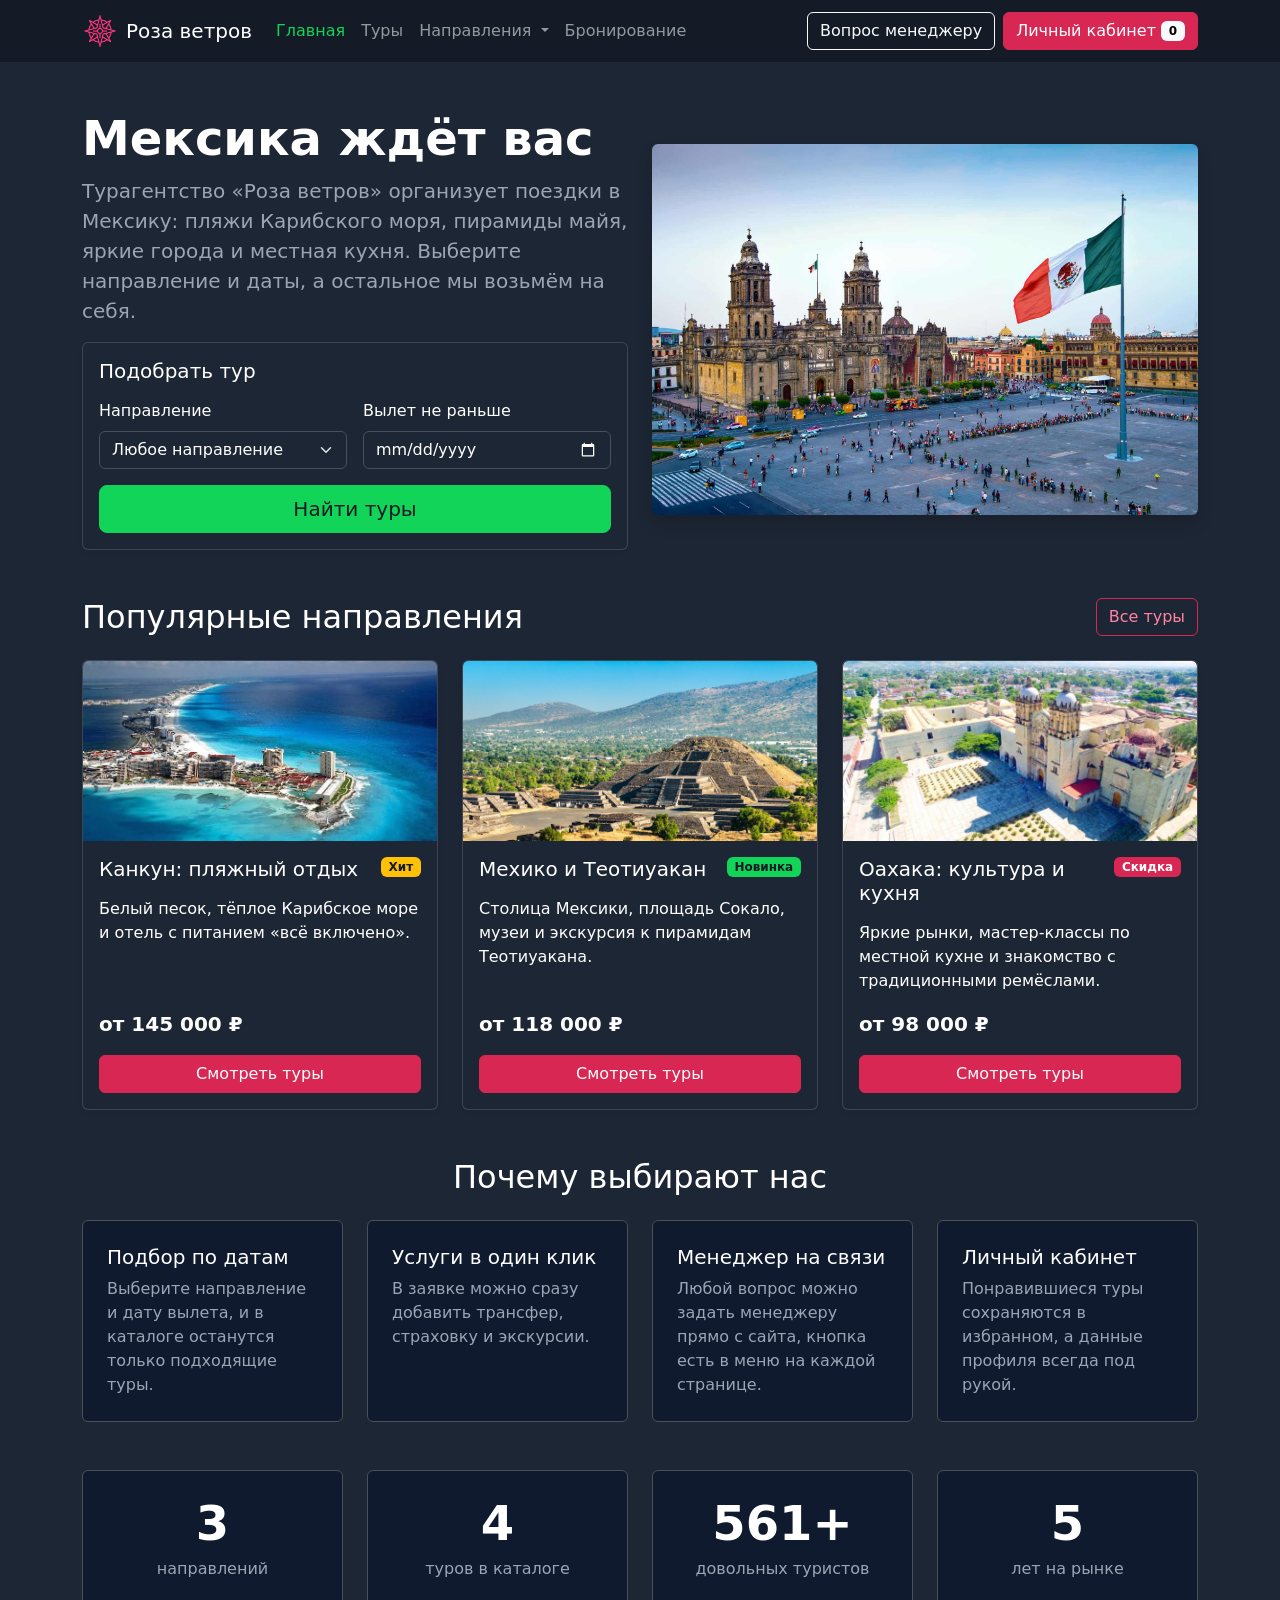
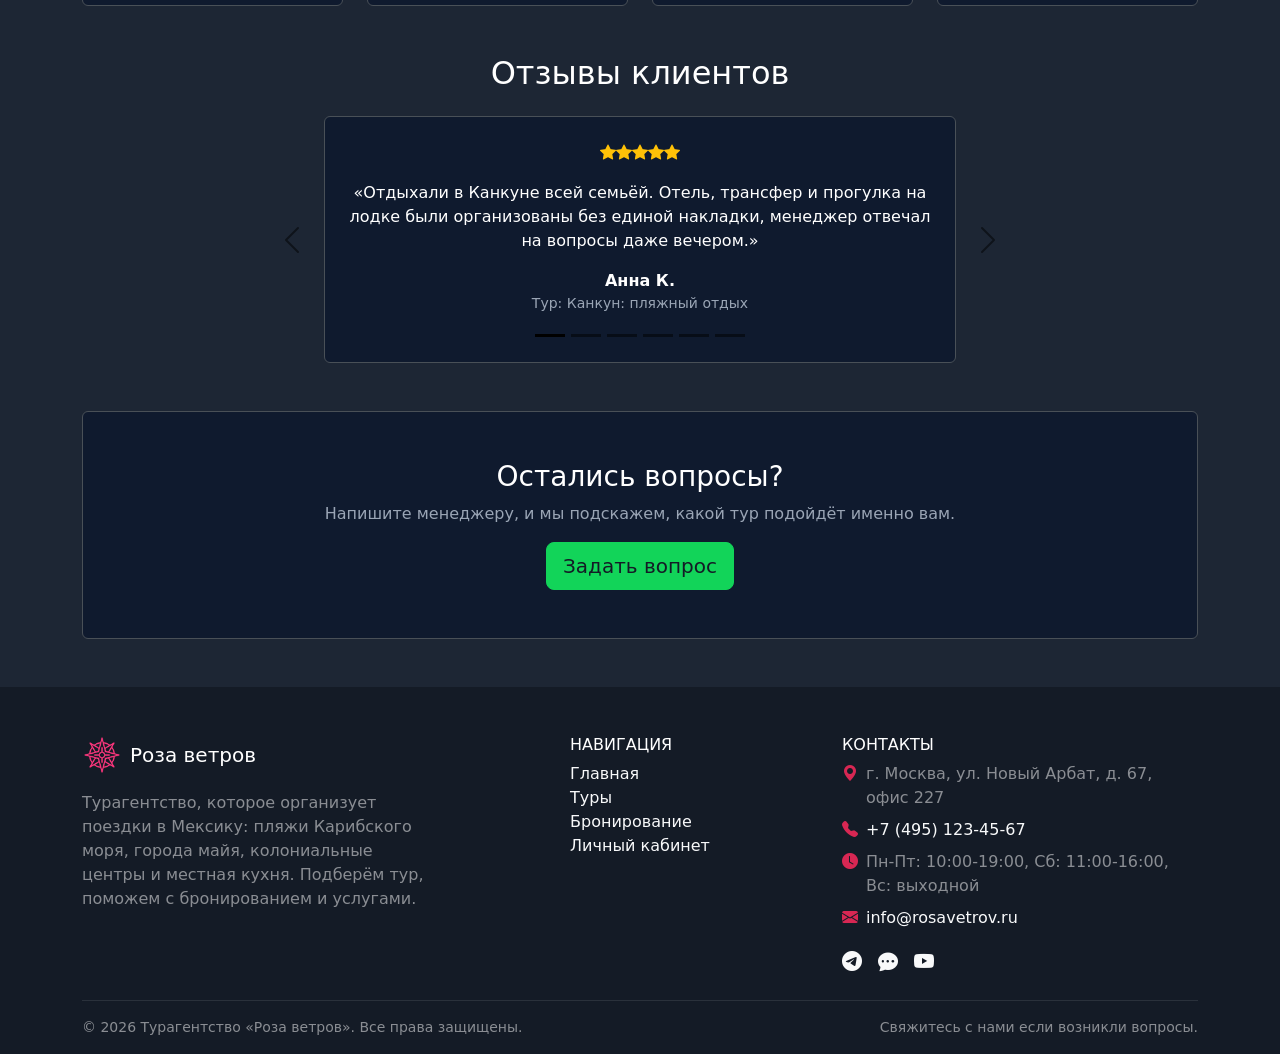
<file: index.html>
<!DOCTYPE html>
<html lang="ru" data-bs-theme="dark">

<head>
  <meta charset="UTF-8">
  <meta name="viewport" content="width=device-width, initial-scale=1.0">
  <meta name="description" content="Турагентство «Роза ветров»: туры в Мексику с подбором по направлению и датам">
  <title>Главная | Роза ветров</title>
  <link rel="icon" type="image/png" href="images/logo.png">
  <link href="https://cdn.jsdelivr.net/npm/bootstrap@5.3.3/dist/css/bootstrap.min.css" rel="stylesheet">
  <link href="https://cdn.jsdelivr.net/npm/bootstrap-icons@1.11.3/font/bootstrap-icons.min.css" rel="stylesheet">
  <link rel="stylesheet" href="css/custom.css">
  <script src="js/main.js" defer></script>
  <meta property="og:type" content="website">
  <meta property="og:title" content="Главная | Роза ветров">
  <meta property="og:description" content="Турагентство «Роза ветров»: туры в Мексику с подбором по направлению и датам">
  <meta property="og:image" content="https://detrax656.github.io/kr2-bootstrap-shop/images/preview.jpg">
</head>

<body>
  <nav class="navbar navbar-expand-lg navbar-dark bg-dark sticky-top">
    <div class="container">
      <a class="navbar-brand d-flex align-items-center gap-2" href="index.html">
        <img src="images/logo.png" alt="Логотип агентства «Роза ветров»" width="36" height="36" class="rounded-circle">
        <span>Роза ветров</span>
      </a>

      <button class="navbar-toggler" type="button" data-bs-toggle="collapse" data-bs-target="#main-navbar"
        aria-controls="main-navbar" aria-expanded="false" aria-label="Переключить навигацию">
        <span class="navbar-toggler-icon"></span>
      </button>

      <div class="collapse navbar-collapse" id="main-navbar">
        <ul class="navbar-nav me-auto mb-2 mb-lg-0">
          <li class="nav-item">
            <a class="nav-link active" aria-current="page" href="index.html">Главная</a>
          </li>
          <li class="nav-item">
            <a class="nav-link" href="tours.html">Туры</a>
          </li>
          <li class="nav-item dropdown">
            <a class="nav-link dropdown-toggle" href="#" role="button" data-bs-toggle="dropdown"
              aria-expanded="false">
              Направления
            </a>
            <ul class="dropdown-menu">
              <li><a class="dropdown-item" href="tours.html?dest=cancun">Канкун</a></li>
              <li><a class="dropdown-item" href="tours.html?dest=mexico-city">Мехико</a></li>
              <li><a class="dropdown-item" href="tours.html?dest=oaxaca">Оахака</a></li>
              <li><a class="dropdown-item" href="tours.html?dest=tulum">Тулум</a></li>
              <li><a class="dropdown-item" href="tours.html?dest=yucatan">Юкатан</a></li>
              <li><a class="dropdown-item" href="tours.html?dest=chiapas">Чьяпас</a></li>
              <li><a class="dropdown-item" href="tours.html?dest=guadalajara">Гвадалахара</a></li>
              <li>
                <hr class="dropdown-divider">
              </li>
              <li><a class="dropdown-item" href="tours.html">Все туры</a></li>
            </ul>
          </li>
          <li class="nav-item">
            <a class="nav-link" href="booking.html">Бронирование</a>
          </li>
        </ul>

        <div class="d-flex flex-column flex-lg-row gap-2">
          <button class="btn btn-outline-light" type="button" data-bs-toggle="modal"
            data-bs-target="#manager-modal" data-bs-title="Ответим в рабочее время" data-bs-placement="bottom">
            Вопрос менеджеру
          </button>
          <a class="btn btn-primary" href="account.html" data-bs-title="Избранные туры и мои заявки" data-bs-placement="bottom">
            Личный кабинет
            <span class="badge text-bg-light" id="favorites-count" data-bs-title="Туров в избранном">0</span>
          </a>
        </div>
      </div>
    </div>
  </nav>

  <main>
    <section class="hero container my-5">
      <div class="row align-items-center g-4">
        <div class="col-12 col-lg-6 hero__content">
          <h1 class="display-5 fw-bold">Мексика ждёт вас</h1>
          <p class="lead text-body-secondary">
            Турагентство «Роза ветров» организует поездки в Мексику: пляжи Карибского моря, пирамиды майя,
            яркие города и местная кухня. Выберите направление и даты, а остальное мы возьмём на себя.
          </p>

          <div class="card shadow-sm">
            <div class="card-body">
              <h2 class="h5 mb-3">Подобрать тур</h2>
              <form action="tours.html" method="get">
                <div class="row g-3">
                  <div class="col-12 col-md-6">
                    <label for="hero-dest" class="form-label">Направление</label>
                    <select id="hero-dest" name="dest" class="form-select">
                      <option value="">Любое направление</option>
              <option value="cancun">Канкун</option>
              <option value="mexico-city">Мехико</option>
              <option value="oaxaca">Оахака</option>
              <option value="tulum">Тулум и Ривьера-Майя</option>
              <option value="yucatan">Юкатан</option>
              <option value="chiapas">Чьяпас</option>
              <option value="guadalajara">Гвадалахара</option>
                    </select>
                  </div>

                  <div class="col-12 col-md-6">
                    <label for="hero-date" class="form-label">Вылет не раньше</label>
                    <input id="hero-date" name="date" type="date" class="form-control">
                  </div>

                  <div class="col-12">
                    <button class="btn btn-accent btn-lg w-100" type="submit">Найти туры</button>
                  </div>
                </div>
              </form>
            </div>
          </div>
        </div>

        <div class="col-12 col-lg-6">
          <img src="images/mainpage-hero.jpg" class="img-fluid rounded shadow hero__image"
            alt="Фото Мексики">
        </div>
      </div>
    </section>

    <section class="container my-5" id="popular">
      <div class="d-flex justify-content-between align-items-center mb-4">
        <h2 class="mb-0">Популярные направления</h2>
        <a class="btn btn-outline-primary" href="tours.html" data-bs-title="Весь каталог туров">Все туры</a>
      </div>

      <div class="row g-4">
        <div class="col-12 col-md-6 col-lg-4">
          <div class="card h-100 shadow-sm">
            <img src="images/cancun.jpg" class="card-img-top" alt="Фото тура: Канкун: пляжный отдых">
            <div class="card-body d-flex flex-column">
              <div class="d-flex justify-content-between align-items-start gap-2 mb-2">
                <h3 class="card-title h5">Канкун: пляжный отдых</h3>
                <span class="badge bg-warning text-dark">Хит</span>
              </div>
              <p class="card-text">Белый песок, тёплое Карибское море и отель с питанием «всё включено».</p>
              <p class="fw-bold fs-5 mt-auto">от 145&nbsp;000 ₽</p>
              <a class="btn btn-primary" data-bs-title="Открыть туры по этому направлению" href="tours.html?dest=cancun">Смотреть туры</a>
            </div>
          </div>
        </div>
        <div class="col-12 col-md-6 col-lg-4">
          <div class="card h-100 shadow-sm">
            <img src="images/teotiucan-mexiko.jpg" class="card-img-top" alt="Фото тура: Мехико и Теотиуакан">
            <div class="card-body d-flex flex-column">
              <div class="d-flex justify-content-between align-items-start gap-2 mb-2">
                <h3 class="card-title h5">Мехико и Теотиуакан</h3>
                <span class="badge bg-success">Новинка</span>
              </div>
              <p class="card-text">Столица Мексики, площадь Сокало, музеи и экскурсия к пирамидам Теотиуакана.</p>
              <p class="fw-bold fs-5 mt-auto">от 118&nbsp;000 ₽</p>
              <a class="btn btn-primary" data-bs-title="Открыть туры по этому направлению" href="tours.html?dest=mexico-city">Смотреть туры</a>
            </div>
          </div>
        </div>
        <div class="col-12 col-md-6 col-lg-4">
          <div class="card h-100 shadow-sm">
            <img src="images/oahaka.jpg" class="card-img-top" alt="Фото тура: Оахака: культура и кухня">
            <div class="card-body d-flex flex-column">
              <div class="d-flex justify-content-between align-items-start gap-2 mb-2">
                <h3 class="card-title h5">Оахака: культура и кухня</h3>
                <span class="badge bg-danger">Скидка</span>
              </div>
              <p class="card-text">Яркие рынки, мастер-классы по местной кухне и знакомство с традиционными ремёслами.</p>
              <p class="fw-bold fs-5 mt-auto">от 98&nbsp;000 ₽</p>
              <a class="btn btn-primary" data-bs-title="Открыть туры по этому направлению" href="tours.html?dest=oaxaca">Смотреть туры</a>
            </div>
          </div>
        </div>
      </div>
    </section>

    <section class="container my-5">
      <h2 class="text-center mb-4">Почему выбирают нас</h2>

      <div class="row g-4">
        <div class="col-12 col-md-6 col-lg-3">
          <div class="p-4 border rounded h-100 section-dark">
            <h3 class="h5">Подбор по датам</h3>
            <p class="mb-0 text-body-secondary">
              Выберите направление и дату вылета, и в каталоге останутся только подходящие туры.
            </p>
          </div>
        </div>

        <div class="col-12 col-md-6 col-lg-3">
          <div class="p-4 border rounded h-100 section-dark">
            <h3 class="h5">Услуги в один клик</h3>
            <p class="mb-0 text-body-secondary">
              В заявке можно сразу добавить трансфер, страховку и экскурсии.
            </p>
          </div>
        </div>

        <div class="col-12 col-md-6 col-lg-3">
          <div class="p-4 border rounded h-100 section-dark">
            <h3 class="h5">Менеджер на связи</h3>
            <p class="mb-0 text-body-secondary">
              Любой вопрос можно задать менеджеру прямо с сайта, кнопка есть в меню на каждой странице.
            </p>
          </div>
        </div>

        <div class="col-12 col-md-6 col-lg-3">
          <div class="p-4 border rounded h-100 section-dark">
            <h3 class="h5">Личный кабинет</h3>
            <p class="mb-0 text-body-secondary">
              Понравившиеся туры сохраняются в избранном, а данные профиля всегда под рукой.
            </p>
          </div>
        </div>
      </div>
    </section>

    <section class="container my-5" id="stats">
      <div class="row g-4 text-center">
        <div class="col-6 col-lg-3">
          <div class="p-4 border rounded h-100 section-dark">
            <p class="display-5 fw-bold mb-1"><span class="counter" data-target="7">7</span></p>
            <p class="mb-0 text-body-secondary">направлений</p>
          </div>
        </div>
        <div class="col-6 col-lg-3">
          <div class="p-4 border rounded h-100 section-dark">
            <p class="display-5 fw-bold mb-1"><span class="counter" data-target="9">9</span></p>
            <p class="mb-0 text-body-secondary">туров в каталоге</p>
          </div>
        </div>
        <div class="col-6 col-lg-3">
          <div class="p-4 border rounded h-100 section-dark">
            <p class="display-5 fw-bold mb-1"><span class="counter" data-target="1200">1200</span>+</p>
            <p class="mb-0 text-body-secondary">довольных туристов</p>
          </div>
        </div>
        <div class="col-6 col-lg-3">
          <div class="p-4 border rounded h-100 section-dark">
            <p class="display-5 fw-bold mb-1"><span class="counter" data-target="10">10</span></p>
            <p class="mb-0 text-body-secondary">лет на рынке</p>
          </div>
        </div>
      </div>
    </section>

    <section class="container my-5" id="reviews">
      <h2 class="text-center mb-4">Отзывы клиентов</h2>

      <div id="reviews-carousel" class="carousel slide reviews col-12 col-lg-8 mx-auto" data-bs-ride="carousel" data-bs-interval="6000" aria-label="Отзывы клиентов">
        <div class="carousel-indicators">
          <button type="button" data-bs-target="#reviews-carousel" data-bs-slide-to="0" class="active" aria-current="true" aria-label="Отзыв 1"></button>
          <button type="button" data-bs-target="#reviews-carousel" data-bs-slide-to="1" aria-label="Отзыв 2"></button>
          <button type="button" data-bs-target="#reviews-carousel" data-bs-slide-to="2" aria-label="Отзыв 3"></button>
          <button type="button" data-bs-target="#reviews-carousel" data-bs-slide-to="3" aria-label="Отзыв 4"></button>
          <button type="button" data-bs-target="#reviews-carousel" data-bs-slide-to="4" aria-label="Отзыв 5"></button>
          <button type="button" data-bs-target="#reviews-carousel" data-bs-slide-to="5" aria-label="Отзыв 6"></button>
        </div>

        <div class="carousel-inner">
        <div class="carousel-item active">
          <figure class="reviews__item p-4 pb-5 border rounded section-dark text-center mb-0">
            <div class="text-warning mb-3" role="img" aria-label="Оценка: 5 из 5"><i class="bi bi-star-fill" aria-hidden="true"></i><i class="bi bi-star-fill" aria-hidden="true"></i><i class="bi bi-star-fill" aria-hidden="true"></i><i class="bi bi-star-fill" aria-hidden="true"></i><i class="bi bi-star-fill" aria-hidden="true"></i></div>
            <blockquote class="mb-3">
              <p class="mb-0">«Отдыхали в Канкуне всей семьёй. Отель, трансфер и прогулка на лодке были организованы без единой накладки, менеджер отвечал на вопросы даже вечером.»</p>
            </blockquote>
            <figcaption>
              <span class="fw-bold">Анна К.</span>
              <span class="d-block small text-body-secondary">Тур: Канкун: пляжный отдых</span>
            </figcaption>
          </figure>
        </div>
        <div class="carousel-item">
          <figure class="reviews__item p-4 pb-5 border rounded section-dark text-center mb-0">
            <div class="text-warning mb-3" role="img" aria-label="Оценка: 5 из 5"><i class="bi bi-star-fill" aria-hidden="true"></i><i class="bi bi-star-fill" aria-hidden="true"></i><i class="bi bi-star-fill" aria-hidden="true"></i><i class="bi bi-star-fill" aria-hidden="true"></i><i class="bi bi-star-fill" aria-hidden="true"></i></div>
            <blockquote class="mb-3">
              <p class="mb-0">«Очень насыщенная программа. Экскурсия к пирамидам Теотиуакана стала лучшим днём поездки, а гид рассказывал интересно и без спешки.»</p>
            </blockquote>
            <figcaption>
              <span class="fw-bold">Дмитрий С.</span>
              <span class="d-block small text-body-secondary">Тур: Мехико и Теотиуакан</span>
            </figcaption>
          </figure>
        </div>
        <div class="carousel-item">
          <figure class="reviews__item p-4 pb-5 border rounded section-dark text-center mb-0">
            <div class="text-warning mb-3" role="img" aria-label="Оценка: 5 из 5"><i class="bi bi-star-fill" aria-hidden="true"></i><i class="bi bi-star-fill" aria-hidden="true"></i><i class="bi bi-star-fill" aria-hidden="true"></i><i class="bi bi-star-fill" aria-hidden="true"></i><i class="bi bi-star-fill" aria-hidden="true"></i></div>
            <blockquote class="mb-3">
              <p class="mb-0">«Мастер-класс по национальной кухне и местный рынок запомнились больше всего. Спасибо агентству за подбор такого необычного маршрута.»</p>
            </blockquote>
            <figcaption>
              <span class="fw-bold">Елена М.</span>
              <span class="d-block small text-body-secondary">Тур: Оахака: культура и кухня</span>
            </figcaption>
          </figure>
        </div>
        <div class="carousel-item">
          <figure class="reviews__item p-4 pb-5 border rounded section-dark text-center mb-0">
            <div class="text-warning mb-3" role="img" aria-label="Оценка: 4 из 5"><i class="bi bi-star-fill" aria-hidden="true"></i><i class="bi bi-star-fill" aria-hidden="true"></i><i class="bi bi-star-fill" aria-hidden="true"></i><i class="bi bi-star-fill" aria-hidden="true"></i><i class="bi bi-star" aria-hidden="true"></i></div>
            <blockquote class="mb-3">
              <p class="mb-0">«Руины Тулума у самого моря и купание в сеноте, это стоило поездки. Единственное пожелание: хотелось бы чуть больше свободного времени.»</p>
            </blockquote>
            <figcaption>
              <span class="fw-bold">Игорь П.</span>
              <span class="d-block small text-body-secondary">Тур: Тулум и Ривьера-Майя</span>
            </figcaption>
          </figure>
        </div>
        <div class="carousel-item">
          <figure class="reviews__item p-4 pb-5 border rounded section-dark text-center mb-0">
            <div class="text-warning mb-3" role="img" aria-label="Оценка: 5 из 5"><i class="bi bi-star-fill" aria-hidden="true"></i><i class="bi bi-star-fill" aria-hidden="true"></i><i class="bi bi-star-fill" aria-hidden="true"></i><i class="bi bi-star-fill" aria-hidden="true"></i><i class="bi bi-star-fill" aria-hidden="true"></i></div>
            <blockquote class="mb-3">
              <p class="mb-0">«Увидели пирамиду Кукулькана своими глазами. Все переезды были удобными, а при оформлении заявки сразу добавили страховку и экскурсии.»</p>
            </blockquote>
            <figcaption>
              <span class="fw-bold">Мария Л.</span>
              <span class="d-block small text-body-secondary">Тур: Юкатан: Мерида и Чичен-Ица</span>
            </figcaption>
          </figure>
        </div>
        <div class="carousel-item">
          <figure class="reviews__item p-4 pb-5 border rounded section-dark text-center mb-0">
            <div class="text-warning mb-3" role="img" aria-label="Оценка: 5 из 5"><i class="bi bi-star-fill" aria-hidden="true"></i><i class="bi bi-star-fill" aria-hidden="true"></i><i class="bi bi-star-fill" aria-hidden="true"></i><i class="bi bi-star-fill" aria-hidden="true"></i><i class="bi bi-star-fill" aria-hidden="true"></i></div>
            <blockquote class="mb-3">
              <p class="mb-0">«Каньон Сумидеро и горный Сан-Кристобаль впечатлили. Для любителей природы и спокойных прогулок этот тур подходит идеально.»</p>
            </blockquote>
            <figcaption>
              <span class="fw-bold">Сергей В.</span>
              <span class="d-block small text-body-secondary">Тур: Чьяпас: джунгли и каньон</span>
            </figcaption>
          </figure>
        </div>
        </div>

        <button class="carousel-control-prev" type="button" data-bs-target="#reviews-carousel" data-bs-slide="prev">
          <span class="carousel-control-prev-icon" aria-hidden="true"></span>
          <span class="visually-hidden">Предыдущий отзыв</span>
        </button>
        <button class="carousel-control-next" type="button" data-bs-target="#reviews-carousel" data-bs-slide="next">
          <span class="carousel-control-next-icon" aria-hidden="true"></span>
          <span class="visually-hidden">Следующий отзыв</span>
        </button>
      </div>
    </section>

    <section class="container my-5">
      <div class="p-4 p-md-5 border rounded text-center section-dark">
        <h2 class="h3">Остались вопросы?</h2>
        <p class="text-body-secondary">
          Напишите менеджеру, и мы подскажем, какой тур подойдёт именно вам.
        </p>
        <button class="btn btn-accent btn-lg" type="button" data-bs-toggle="modal"
          data-bs-target="#manager-modal" data-bs-title="Откроется форма вопроса">
          Задать вопрос
        </button>
      </div>
    </section>
  </main>

  <footer class="bg-dark text-white pt-5 pb-3 mt-5">
    <div class="container">
      <div class="row g-4">
        <div class="col-12 col-md-6 col-lg-4">
          <a class="d-flex align-items-center gap-2 text-white text-decoration-none mb-3" href="index.html">
            <img src="images/logo.png" alt="Логотип агентства «Роза ветров»" width="40" height="40"
              class="rounded-circle">
            <span class="h5 mb-0">Роза ветров</span>
          </a>
          <p class="text-white-50">
            Турагентство, которое организует поездки в Мексику: пляжи Карибского моря, города майя,
            колониальные центры и местная кухня. Подберём тур, поможем с бронированием и услугами.
          </p>
        </div>

        <div class="col-12 col-md-6 col-lg-4 d-md-flex justify-content-md-center">
          <div>
          <h2 class="h6 text-uppercase">Навигация</h2>
          <ul class="list-unstyled mb-0">
            <li><a class="link-light link-underline-opacity-0" href="index.html">Главная</a></li>
            <li><a class="link-light link-underline-opacity-0" href="tours.html">Туры</a></li>
            <li><a class="link-light link-underline-opacity-0" href="booking.html">Бронирование</a></li>
            <li><a class="link-light link-underline-opacity-0" href="account.html">Личный кабинет</a></li>
          </ul>
          </div>
        </div>

        <div class="col-12 col-md-6 col-lg-4">
          <h2 class="h6 text-uppercase">Контакты</h2>
          <address class="mb-0 text-white-50">
            <ul class="list-unstyled mb-3">
              <li class="d-flex gap-2 mb-2"><i class="bi bi-geo-alt-fill icon-primary" aria-hidden="true"></i><span>г. Москва, ул. Новый Арбат, д. 67, офис 227</span></li>
              <li class="d-flex gap-2 mb-2"><i class="bi bi-telephone-fill icon-primary" aria-hidden="true"></i><a class="link-light link-underline-opacity-0" href="tel:+74951234567">+7 (495) 123-45-67</a></li>
              <li class="d-flex gap-2 mb-2"><i class="bi bi-clock-fill icon-primary" aria-hidden="true"></i><span>Пн-Пт: 10:00-19:00, Сб: 11:00-16:00, Вс: выходной</span></li>
              <li class="d-flex gap-2"><i class="bi bi-envelope-fill icon-primary" aria-hidden="true"></i><a class="link-light link-underline-opacity-0" href="mailto:info@rosavetrov.ru">info@rosavetrov.ru</a></li>
            </ul>
            <div class="d-flex gap-3 fs-5">
              <a class="link-light link-underline-opacity-0" href="#" aria-label="Telegram" data-bs-title="Telegram"><i class="bi bi-telegram"></i></a>
              <a class="link-light link-underline-opacity-0" href="#" aria-label="ВКонтакте" data-bs-title="ВКонтакте"><i class="bi bi-chat-dots-fill"></i></a>
              <a class="link-light link-underline-opacity-0" href="#" aria-label="YouTube" data-bs-title="YouTube"><i class="bi bi-youtube"></i></a>
            </div>
          </address>
        </div>
      </div>

      <hr class="border-secondary mt-4">

      <div class="d-flex flex-column flex-md-row justify-content-between gap-2 small text-white-50">
        <span>&copy; 2026 Турагентство «Роза ветров». Все права защищены.</span>
        <span>Свяжитесь с нами если возникли вопросы.</span>
      </div>
    </div>
  </footer>

  <!-- Модальное окно «Вопрос менеджеру», общее для всех страниц -->
  <div class="modal fade" id="manager-modal" tabindex="-1" aria-labelledby="manager-modal-label" aria-hidden="true">
    <div class="modal-dialog modal-dialog-centered">
      <div class="modal-content">
        <div class="modal-header">
          <h2 class="modal-title h5" id="manager-modal-label">Вопрос менеджеру</h2>
          <button type="button" class="btn-close" data-bs-dismiss="modal" aria-label="Закрыть"></button>
        </div>

        <form id="manager-form" class="js-form" data-success="manager-success" novalidate>
          <div class="modal-body">
            <div class="alert alert-success d-none" role="alert" id="manager-success">
              Спасибо! Вопрос отправлен, менеджер ответит вам на e-mail.
            </div>

            <p class="text-body-secondary">
              Напишите, что хотите уточнить, и менеджер ответит в рабочее время.
            </p>

            <div class="mb-3">
              <label for="manager-name" class="form-label">Имя *</label>
              <input id="manager-name" name="name" type="text" class="form-control" placeholder="Иван Иванов" required>
              <div class="invalid-feedback">Введите имя.</div>
            </div>

            <div class="mb-3">
              <label for="manager-contact" class="form-label">E-mail *</label>
              <input id="manager-contact" name="email" type="email" class="form-control" placeholder="example@mail.ru"
                pattern="[^@ ]+@[^@ ]+[.][^@ ]+" required>
              <div class="invalid-feedback">Введите e-mail в формате example@mail.ru.</div>
            </div>

            <div class="mb-3">
              <label for="manager-question" class="form-label">Ваш вопрос *</label>
              <textarea id="manager-question" name="question" class="form-control" rows="4"
                placeholder="Например, можно ли поменять даты вылета?" required></textarea>
              <div class="invalid-feedback">Напишите вопрос.</div>
            </div>

            <div class="form-check">
              <input id="manager-agree" name="agree" class="form-check-input" type="checkbox" required>
              <label class="form-check-label" for="manager-agree">
                Согласен на обработку данных *
              </label>
              <div class="invalid-feedback">Нужно ваше согласие.</div>
            </div>
          </div>

          <div class="modal-footer">
            <button type="button" class="btn btn-secondary" data-bs-dismiss="modal">Закрыть</button>
            <button type="submit" class="btn btn-primary">Отправить</button>
          </div>
        </form>

      </div>
    </div>
  </div>

  <a class="to-top" href="#" aria-label="Наверх" data-bs-title="Наверх" data-bs-placement="left"><svg class="to-top__icon" viewBox="0 0 24 24" width="24" height="24" fill="currentColor" aria-hidden="true"><path d="M11 2h2v2h-2zM9 4h6v2H9zM7 6h10v3H7zM5 9h14v3H5zM3 12h18v3H3zM1 15h22v3H1zM1 18h22v2H1z" transform="translate(0 1)"/></svg></a>

  <script src="https://cdn.jsdelivr.net/npm/bootstrap@5.3.3/dist/js/bootstrap.bundle.min.js"></script>
</body>

</html>
</file>
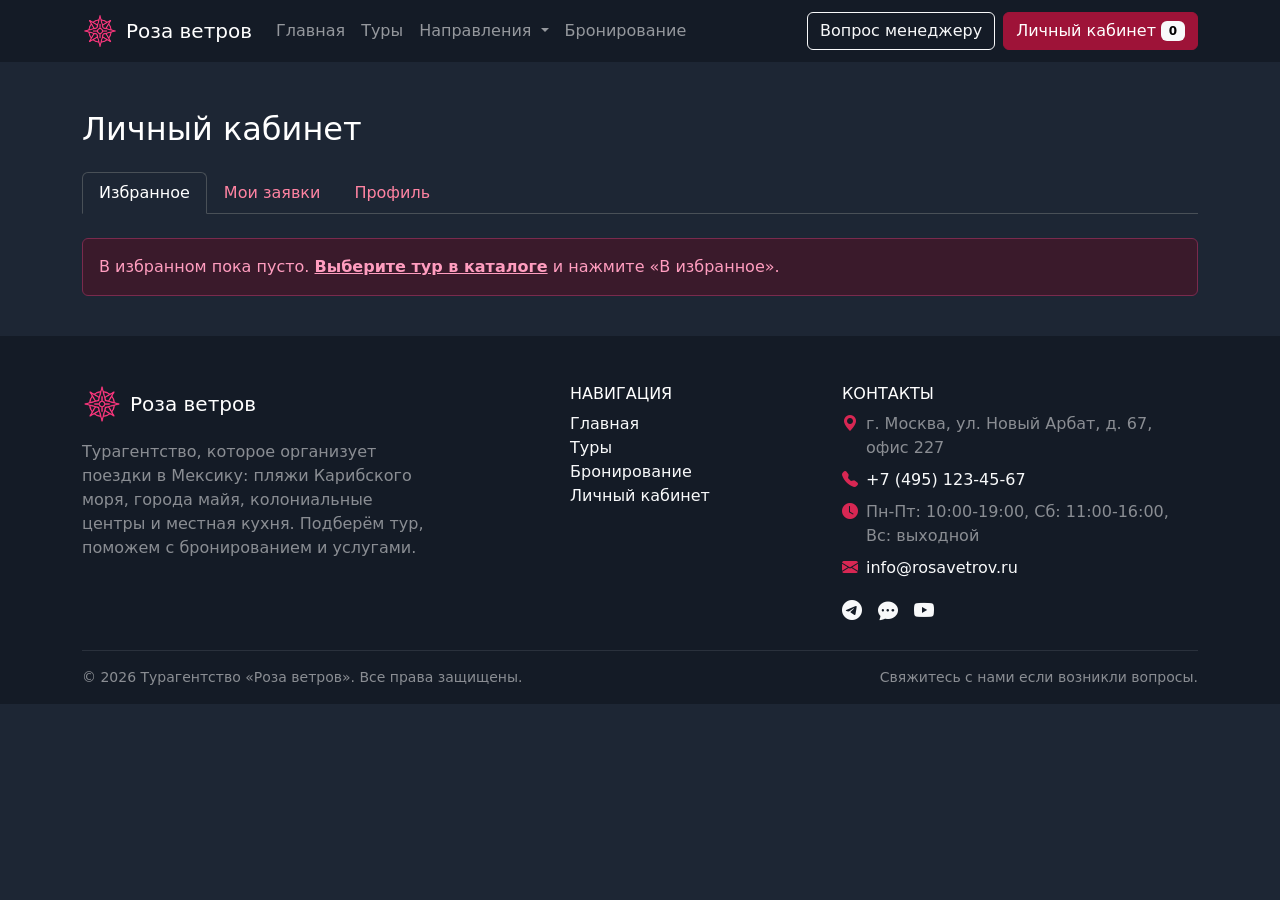
<file: account.html>
<!DOCTYPE html>
<html lang="ru" data-bs-theme="dark">

<head>
  <meta charset="UTF-8">
  <meta name="viewport" content="width=device-width, initial-scale=1.0">
  <meta name="description" content="Избранные туры и профиль">
  <title>Личный кабинет | Роза ветров</title>
  <link rel="icon" type="image/png" href="images/logo.png">
  <link href="https://cdn.jsdelivr.net/npm/bootstrap@5.3.3/dist/css/bootstrap.min.css" rel="stylesheet">
  <link href="https://cdn.jsdelivr.net/npm/bootstrap-icons@1.11.3/font/bootstrap-icons.min.css" rel="stylesheet">
  <link rel="stylesheet" href="css/custom.css">
  <script src="js/main.js" defer></script>
  <meta property="og:type" content="website">
  <meta property="og:title" content="Личный кабинет | Роза ветров">
  <meta property="og:description" content="Избранные туры и профиль">
  <meta property="og:image" content="https://detrax656.github.io/kr2-bootstrap-shop/images/preview.jpg">
</head>

<body>
  <nav class="navbar navbar-expand-lg navbar-dark bg-dark sticky-top">
    <div class="container">
      <a class="navbar-brand d-flex align-items-center gap-2" href="index.html">
        <img src="images/logo.png" alt="Логотип агентства «Роза ветров»" width="36" height="36" class="rounded-circle">
        <span>Роза ветров</span>
      </a>

      <button class="navbar-toggler" type="button" data-bs-toggle="collapse" data-bs-target="#main-navbar"
        aria-controls="main-navbar" aria-expanded="false" aria-label="Переключить навигацию">
        <span class="navbar-toggler-icon"></span>
      </button>

      <div class="collapse navbar-collapse" id="main-navbar">
        <ul class="navbar-nav me-auto mb-2 mb-lg-0">
          <li class="nav-item">
            <a class="nav-link" href="index.html">Главная</a>
          </li>
          <li class="nav-item">
            <a class="nav-link" href="tours.html">Туры</a>
          </li>
          <li class="nav-item dropdown">
            <a class="nav-link dropdown-toggle" href="#" role="button" data-bs-toggle="dropdown"
              aria-expanded="false">
              Направления
            </a>
            <ul class="dropdown-menu">
              <li><a class="dropdown-item" href="tours.html?dest=cancun">Канкун</a></li>
              <li><a class="dropdown-item" href="tours.html?dest=mexico-city">Мехико</a></li>
              <li><a class="dropdown-item" href="tours.html?dest=oaxaca">Оахака</a></li>
              <li><a class="dropdown-item" href="tours.html?dest=tulum">Тулум</a></li>
              <li><a class="dropdown-item" href="tours.html?dest=yucatan">Юкатан</a></li>
              <li><a class="dropdown-item" href="tours.html?dest=chiapas">Чьяпас</a></li>
              <li><a class="dropdown-item" href="tours.html?dest=guadalajara">Гвадалахара</a></li>
              <li>
                <hr class="dropdown-divider">
              </li>
              <li><a class="dropdown-item" href="tours.html">Все туры</a></li>
            </ul>
          </li>
          <li class="nav-item">
            <a class="nav-link" href="booking.html">Бронирование</a>
          </li>
        </ul>

        <div class="d-flex flex-column flex-lg-row gap-2">
          <button class="btn btn-outline-light" type="button" data-bs-toggle="modal"
            data-bs-target="#manager-modal" data-bs-title="Ответим в рабочее время" data-bs-placement="bottom">
            Вопрос менеджеру
          </button>
          <a class="btn btn-primary active" href="account.html" data-bs-title="Избранные туры и мои заявки" data-bs-placement="bottom" aria-current="page">
            Личный кабинет
            <span class="badge text-bg-light" id="favorites-count" data-bs-title="Туров в избранном">0</span>
          </a>
        </div>
      </div>
    </div>
  </nav>

  <main class="container my-5">
    <h1 class="h2 mb-4">Личный кабинет</h1>

    <ul class="nav nav-tabs" id="account-tabs" role="tablist">
      <li class="nav-item" role="presentation">
        <button class="nav-link active" id="tab-favorites" data-bs-toggle="tab" data-bs-target="#pane-favorites"
          type="button" role="tab" aria-controls="pane-favorites" aria-selected="true">Избранное</button>
      </li>
      <li class="nav-item" role="presentation">
        <button class="nav-link" id="tab-orders" data-bs-toggle="tab" data-bs-target="#pane-orders"
          type="button" role="tab" aria-controls="pane-orders" aria-selected="false">Мои заявки</button>
      </li>
      <li class="nav-item" role="presentation">
        <button class="nav-link" id="tab-profile" data-bs-toggle="tab" data-bs-target="#pane-profile"
          type="button" role="tab" aria-controls="pane-profile" aria-selected="false">Профиль</button>
      </li>
    </ul>

    <div class="tab-content pt-4">
      <div class="tab-pane fade show active" id="pane-favorites" role="tabpanel" aria-labelledby="tab-favorites">
        <div class="alert alert-primary d-none" role="alert" id="favorites-empty">
          В избранном пока пусто. <a class="alert-link" href="tours.html">Выберите тур в каталоге</a>
          и нажмите «В избранное».
        </div>

        <div class="row g-4" id="favorites-list"></div>
      </div>

      <div class="tab-pane fade" id="pane-orders" role="tabpanel" aria-labelledby="tab-orders">
        <div class="alert alert-primary d-none" role="alert" id="orders-empty">
          Заявок пока нет. <a class="alert-link" href="booking.html">Оставьте заявку на бронирование</a>,
          и она появится здесь.
        </div>

        <div class="table-responsive" id="orders-wrap">
          <table class="table table-hover align-middle">
            <thead>
              <tr>
                <th scope="col">№</th>
                <th scope="col">Тур</th>
                <th scope="col">Вылет</th>
                <th scope="col">Гостей</th>
                <th scope="col">Услуги</th>
                <th scope="col">Сумма</th>
                <th scope="col">Статус</th>
              </tr>
            </thead>
            <tbody id="orders-list"></tbody>
          </table>
        </div>
      </div>

      <div class="tab-pane fade" id="pane-profile" role="tabpanel" aria-labelledby="tab-profile">
        <div class="row">
          <div class="col-12 col-lg-8">
            <div class="alert alert-success d-none" role="alert" id="profile-success">
              Данные профиля сохранены.
            </div>

            <form id="profile-form" class="js-form" data-success="profile-success" data-keep novalidate>
              <div class="row g-3">
                <div class="col-12 col-md-6">
                  <label for="profile-name" class="form-label">Имя *</label>
                  <input id="profile-name" name="name" type="text" class="form-control"
                    placeholder="Иван Иванов" required>
                  <div class="invalid-feedback">Введите имя.</div>
                </div>

                <div class="col-12 col-md-6">
                  <label for="profile-email" class="form-label">E-mail *</label>
                  <input id="profile-email" name="email" type="email" class="form-control"
                    placeholder="example@mail.ru" pattern="[^@ ]+@[^@ ]+[.][^@ ]+" required>
                  <div class="invalid-feedback">Введите e-mail в формате example@mail.ru.</div>
                </div>

                <div class="col-12 col-md-6">
                  <label for="profile-phone" class="form-label">Телефон</label>
                  <div class="input-group">
                    <span class="input-group-text">+7</span>
                    <input id="profile-phone" name="phone" type="tel" class="form-control"
                      placeholder="912 345-67-89">
                  </div>
                </div>

                <div class="col-12 col-md-6">
                  <label for="profile-city" class="form-label">Город вылета</label>
                  <input id="profile-city" name="city" type="text" class="form-control" placeholder="Москва">
                </div>

                <div class="col-12">
                  <div class="form-check">
                    <input id="profile-news" name="news" class="form-check-input" type="checkbox">
                    <label class="form-check-label" for="profile-news">
                      Получать новости о горящих турах
                    </label>
                  </div>
                </div>

                <div class="col-12">
                  <button class="btn btn-primary" type="submit">Сохранить</button>
                </div>
              </div>
            </form>
          </div>
        </div>
      </div>
    </div>
  </main>

  <footer class="bg-dark text-white pt-5 pb-3 mt-5">
    <div class="container">
      <div class="row g-4">
        <div class="col-12 col-md-6 col-lg-4">
          <a class="d-flex align-items-center gap-2 text-white text-decoration-none mb-3" href="index.html">
            <img src="images/logo.png" alt="Логотип агентства «Роза ветров»" width="40" height="40"
              class="rounded-circle">
            <span class="h5 mb-0">Роза ветров</span>
          </a>
          <p class="text-white-50">
            Турагентство, которое организует поездки в Мексику: пляжи Карибского моря, города майя,
            колониальные центры и местная кухня. Подберём тур, поможем с бронированием и услугами.
          </p>
        </div>

        <div class="col-12 col-md-6 col-lg-4 d-md-flex justify-content-md-center">
          <div>
          <h2 class="h6 text-uppercase">Навигация</h2>
          <ul class="list-unstyled mb-0">
            <li><a class="link-light link-underline-opacity-0" href="index.html">Главная</a></li>
            <li><a class="link-light link-underline-opacity-0" href="tours.html">Туры</a></li>
            <li><a class="link-light link-underline-opacity-0" href="booking.html">Бронирование</a></li>
            <li><a class="link-light link-underline-opacity-0" href="account.html">Личный кабинет</a></li>
          </ul>
          </div>
        </div>

        <div class="col-12 col-md-6 col-lg-4">
          <h2 class="h6 text-uppercase">Контакты</h2>
          <address class="mb-0 text-white-50">
            <ul class="list-unstyled mb-3">
              <li class="d-flex gap-2 mb-2"><i class="bi bi-geo-alt-fill icon-primary" aria-hidden="true"></i><span>г. Москва, ул. Новый Арбат, д. 67, офис 227</span></li>
              <li class="d-flex gap-2 mb-2"><i class="bi bi-telephone-fill icon-primary" aria-hidden="true"></i><a class="link-light link-underline-opacity-0" href="tel:+74951234567">+7 (495) 123-45-67</a></li>
              <li class="d-flex gap-2 mb-2"><i class="bi bi-clock-fill icon-primary" aria-hidden="true"></i><span>Пн-Пт: 10:00-19:00, Сб: 11:00-16:00, Вс: выходной</span></li>
              <li class="d-flex gap-2"><i class="bi bi-envelope-fill icon-primary" aria-hidden="true"></i><a class="link-light link-underline-opacity-0" href="mailto:info@rosavetrov.ru">info@rosavetrov.ru</a></li>
            </ul>
            <div class="d-flex gap-3 fs-5">
              <a class="link-light link-underline-opacity-0" href="#" aria-label="Telegram" data-bs-title="Telegram"><i class="bi bi-telegram"></i></a>
              <a class="link-light link-underline-opacity-0" href="#" aria-label="ВКонтакте" data-bs-title="ВКонтакте"><i class="bi bi-chat-dots-fill"></i></a>
              <a class="link-light link-underline-opacity-0" href="#" aria-label="YouTube" data-bs-title="YouTube"><i class="bi bi-youtube"></i></a>
            </div>
          </address>
        </div>
      </div>

      <hr class="border-secondary mt-4">

      <div class="d-flex flex-column flex-md-row justify-content-between gap-2 small text-white-50">
        <span>&copy; 2026 Турагентство «Роза ветров». Все права защищены.</span>
        <span>Свяжитесь с нами если возникли вопросы.</span>
      </div>
    </div>
  </footer>

  <!-- Модальное окно «Вопрос менеджеру», общее для всех страниц -->
  <div class="modal fade" id="manager-modal" tabindex="-1" aria-labelledby="manager-modal-label" aria-hidden="true">
    <div class="modal-dialog modal-dialog-centered">
      <div class="modal-content">
        <div class="modal-header">
          <h2 class="modal-title h5" id="manager-modal-label">Вопрос менеджеру</h2>
          <button type="button" class="btn-close" data-bs-dismiss="modal" aria-label="Закрыть"></button>
        </div>

        <form id="manager-form" class="js-form" data-success="manager-success" novalidate>
          <div class="modal-body">
            <div class="alert alert-success d-none" role="alert" id="manager-success">
              Спасибо! Вопрос отправлен, менеджер ответит вам на e-mail.
            </div>

            <p class="text-body-secondary">
              Напишите, что хотите уточнить, и менеджер ответит в рабочее время.
            </p>

            <div class="mb-3">
              <label for="manager-name" class="form-label">Имя *</label>
              <input id="manager-name" name="name" type="text" class="form-control" placeholder="Иван Иванов" required>
              <div class="invalid-feedback">Введите имя.</div>
            </div>

            <div class="mb-3">
              <label for="manager-contact" class="form-label">E-mail *</label>
              <input id="manager-contact" name="email" type="email" class="form-control" placeholder="example@mail.ru"
                pattern="[^@ ]+@[^@ ]+[.][^@ ]+" required>
              <div class="invalid-feedback">Введите e-mail в формате example@mail.ru.</div>
            </div>

            <div class="mb-3">
              <label for="manager-question" class="form-label">Ваш вопрос *</label>
              <textarea id="manager-question" name="question" class="form-control" rows="4"
                placeholder="Например, можно ли поменять даты вылета?" required></textarea>
              <div class="invalid-feedback">Напишите вопрос.</div>
            </div>

            <div class="form-check">
              <input id="manager-agree" name="agree" class="form-check-input" type="checkbox" required>
              <label class="form-check-label" for="manager-agree">
                Согласен на обработку данных *
              </label>
              <div class="invalid-feedback">Нужно ваше согласие.</div>
            </div>
          </div>

          <div class="modal-footer">
            <button type="button" class="btn btn-secondary" data-bs-dismiss="modal">Закрыть</button>
            <button type="submit" class="btn btn-primary">Отправить</button>
          </div>
        </form>

      </div>
    </div>
  </div>

  <a class="to-top" href="#" aria-label="Наверх" data-bs-title="Наверх" data-bs-placement="left"><svg class="to-top__icon" viewBox="0 0 24 24" width="24" height="24" fill="currentColor" aria-hidden="true"><path d="M11 2h2v2h-2zM9 4h6v2H9zM7 6h10v3H7zM5 9h14v3H5zM3 12h18v3H3zM1 15h22v3H1zM1 18h22v2H1z" transform="translate(0 1)"/></svg></a>

  <script src="https://cdn.jsdelivr.net/npm/bootstrap@5.3.3/dist/js/bootstrap.bundle.min.js"></script>
</body>

</html>
</file>
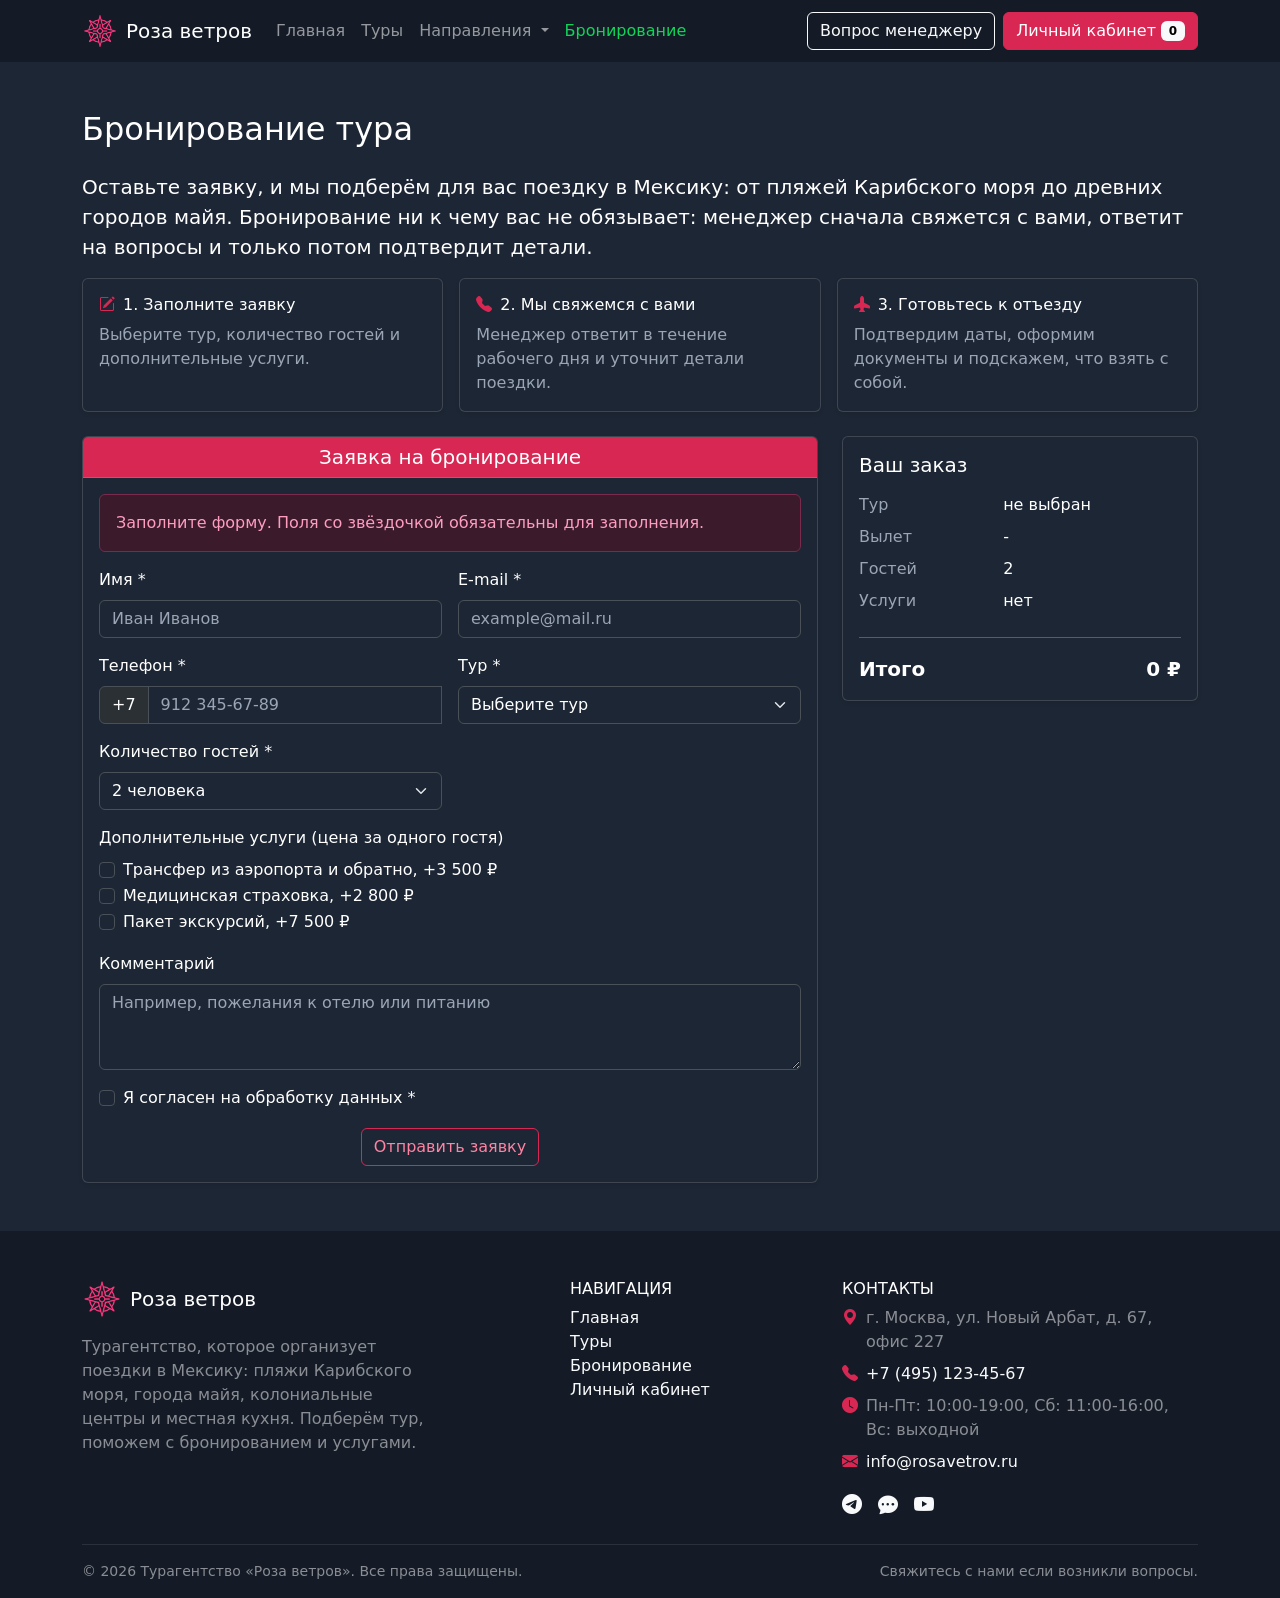
<file: booking.html>
<!DOCTYPE html>
<html lang="ru" data-bs-theme="dark">

<head>
  <meta charset="UTF-8">
  <meta name="viewport" content="width=device-width, initial-scale=1.0">
  <meta name="description" content="Заявка на бронирование тура в Мексику">
  <title>Бронирование | Роза ветров</title>
  <link rel="icon" type="image/png" href="images/logo.png">
  <link href="https://cdn.jsdelivr.net/npm/bootstrap@5.3.3/dist/css/bootstrap.min.css" rel="stylesheet">
  <link href="https://cdn.jsdelivr.net/npm/bootstrap-icons@1.11.3/font/bootstrap-icons.min.css" rel="stylesheet">
  <link rel="stylesheet" href="css/custom.css">
  <script src="js/main.js" defer></script>
  <meta property="og:type" content="website">
  <meta property="og:title" content="Бронирование | Роза ветров">
  <meta property="og:description" content="Заявка на бронирование тура в Мексику">
  <meta property="og:image" content="https://detrax656.github.io/kr2-bootstrap-shop/images/preview.jpg">
</head>

<body>
  <nav class="navbar navbar-expand-lg navbar-dark bg-dark sticky-top">
    <div class="container">
      <a class="navbar-brand d-flex align-items-center gap-2" href="index.html">
        <img src="images/logo.png" alt="Логотип агентства «Роза ветров»" width="36" height="36" class="rounded-circle">
        <span>Роза ветров</span>
      </a>

      <button class="navbar-toggler" type="button" data-bs-toggle="collapse" data-bs-target="#main-navbar"
        aria-controls="main-navbar" aria-expanded="false" aria-label="Переключить навигацию">
        <span class="navbar-toggler-icon"></span>
      </button>

      <div class="collapse navbar-collapse" id="main-navbar">
        <ul class="navbar-nav me-auto mb-2 mb-lg-0">
          <li class="nav-item">
            <a class="nav-link" href="index.html">Главная</a>
          </li>
          <li class="nav-item">
            <a class="nav-link" href="tours.html">Туры</a>
          </li>
          <li class="nav-item dropdown">
            <a class="nav-link dropdown-toggle" href="#" role="button" data-bs-toggle="dropdown"
              aria-expanded="false">
              Направления
            </a>
            <ul class="dropdown-menu">
              <li><a class="dropdown-item" href="tours.html?dest=cancun">Канкун</a></li>
              <li><a class="dropdown-item" href="tours.html?dest=mexico-city">Мехико</a></li>
              <li><a class="dropdown-item" href="tours.html?dest=oaxaca">Оахака</a></li>
              <li><a class="dropdown-item" href="tours.html?dest=tulum">Тулум</a></li>
              <li><a class="dropdown-item" href="tours.html?dest=yucatan">Юкатан</a></li>
              <li><a class="dropdown-item" href="tours.html?dest=chiapas">Чьяпас</a></li>
              <li><a class="dropdown-item" href="tours.html?dest=guadalajara">Гвадалахара</a></li>
              <li>
                <hr class="dropdown-divider">
              </li>
              <li><a class="dropdown-item" href="tours.html">Все туры</a></li>
            </ul>
          </li>
          <li class="nav-item">
            <a class="nav-link active" aria-current="page" href="booking.html">Бронирование</a>
          </li>
        </ul>

        <div class="d-flex flex-column flex-lg-row gap-2">
          <button class="btn btn-outline-light" type="button" data-bs-toggle="modal"
            data-bs-target="#manager-modal" data-bs-title="Ответим в рабочее время" data-bs-placement="bottom">
            Вопрос менеджеру
          </button>
          <a class="btn btn-primary" href="account.html" data-bs-title="Избранные туры и мои заявки" data-bs-placement="bottom">
            Личный кабинет
            <span class="badge text-bg-light" id="favorites-count" data-bs-title="Туров в избранном">0</span>
          </a>
        </div>
      </div>
    </div>
  </nav>

  <main class="container my-5">
    <h1 class="h2 mb-4">Бронирование тура</h1>

    <section class="mb-4">
      <p class="lead">
        Оставьте заявку, и мы подберём для вас поездку в Мексику: от пляжей Карибского моря до древних городов майя.
        Бронирование ни к чему вас не обязывает: менеджер сначала свяжется с вами, ответит на вопросы и только потом подтвердит детали.
      </p>

      <div class="row g-3">
        <div class="col-12 col-md-4">
          <div class="card h-100 shadow-sm">
            <div class="card-body">
              <h2 class="h6"><i class="bi bi-pencil-square icon-primary me-2" aria-hidden="true"></i>1. Заполните заявку</h2>
              <p class="mb-0 text-body-secondary">Выберите тур, количество гостей и дополнительные услуги.</p>
            </div>
          </div>
        </div>
        <div class="col-12 col-md-4">
          <div class="card h-100 shadow-sm">
            <div class="card-body">
              <h2 class="h6"><i class="bi bi-telephone-fill icon-primary me-2" aria-hidden="true"></i>2. Мы свяжемся с вами</h2>
              <p class="mb-0 text-body-secondary">Менеджер ответит в течение рабочего дня и уточнит детали поездки.</p>
            </div>
          </div>
        </div>
        <div class="col-12 col-md-4">
          <div class="card h-100 shadow-sm">
            <div class="card-body">
              <h2 class="h6"><i class="bi bi-airplane-fill icon-primary me-2" aria-hidden="true"></i>3. Готовьтесь к отъезду</h2>
              <p class="mb-0 text-body-secondary">Подтвердим даты, оформим документы и подскажем, что взять с собой.</p>
            </div>
          </div>
        </div>
      </div>
    </section>

    <div class="row g-4">
      <div class="col-12 col-lg-8">
        <div class="card shadow-sm">
          <div class="card-header bg-primary text-white">
            <h2 class="h5 mb-0 text-center">Заявка на бронирование</h2>
          </div>

          <div class="card-body">
            <div class="alert alert-primary" role="alert">
              Заполните форму. Поля со звёздочкой обязательны для заполнения.
            </div>

            <div class="alert alert-success d-none" role="alert" id="booking-success">
              Заявка отправлена! Менеджер свяжется с вами в течение рабочего дня.
            </div>

            <form id="booking-form" class="js-form" data-success="booking-success" novalidate>
              <div class="row g-3">
                <div class="col-12 col-md-6">
                  <label for="booking-name" class="form-label">Имя *</label>
                  <input id="booking-name" name="name" type="text" class="form-control"
                    placeholder="Иван Иванов" required>
                  <div class="invalid-feedback">Введите имя.</div>
                </div>

                <div class="col-12 col-md-6">
                  <label for="booking-email" class="form-label">E-mail *</label>
                  <input id="booking-email" name="email" type="email" class="form-control"
                    placeholder="example@mail.ru" pattern="[^@ ]+@[^@ ]+[.][^@ ]+" required>
                  <div class="invalid-feedback">Введите e-mail в формате example@mail.ru.</div>
                </div>

                <div class="col-12 col-md-6">
                  <label for="booking-phone" class="form-label">Телефон *</label>
                  <div class="input-group">
                    <span class="input-group-text">+7</span>
                    <input id="booking-phone" name="phone" type="tel" class="form-control"
                      placeholder="912 345-67-89" required>
                    <div class="invalid-feedback">Введите телефон.</div>
                  </div>
                </div>

                <div class="col-12 col-md-6">
                  <label for="booking-tour" class="form-label" data-bs-title="Цена и дата вылета появятся справа в блоке «Ваш заказ»">Тур *</label>
                  <select id="booking-tour" name="tour" class="form-select" required>
                  <option value="">Выберите тур</option>
                  <option value="cancun">Канкун: пляжный отдых</option>
                  <option value="cancun-eco">Канкун: эконом-отдых</option>
                  <option value="mexico-city">Мехико и Теотиуакан</option>
                  <option value="mexico-city-weekend">Мехико: выходные в столице</option>
                  <option value="oaxaca">Оахака: культура и кухня</option>
                  <option value="tulum">Тулум и Ривьера-Майя</option>
                  <option value="yucatan">Юкатан: Мерида и Чичен-Ица</option>
                  <option value="chiapas">Чьяпас: джунгли и каньон</option>
                  <option value="guadalajara">Гвадалахара и Текила</option>
                  </select>
                  <div class="invalid-feedback">Выберите тур.</div>
                </div>

                <div class="col-12 col-md-6">
                  <label for="booking-guests" class="form-label" data-bs-title="От 1 до 6 человек, цена считается на каждого">Количество гостей *</label>
                  <select id="booking-guests" name="guests" class="form-select">
                    <option value="1">1 человек</option>
                    <option value="2" selected>2 человека</option>
                    <option value="3">3 человека</option>
                    <option value="4">4 человека</option>
                    <option value="5">5 человек</option>
                    <option value="6">6 человек</option>
                  </select>
                </div>

                <div class="col-12">
                  <p class="form-label mb-2">Дополнительные услуги (цена за одного гостя)</p>

                  <div class="form-check">
                    <input id="service-transfer" name="services" value="transfer" class="form-check-input service-check" type="checkbox"
                      data-price="3500" data-name="трансфер">
                    <label class="form-check-label" for="service-transfer" data-bs-title="Встретим в аэропорту и отвезём в отель и обратно">
                      Трансфер из аэропорта и обратно, +3&nbsp;500 ₽
                    </label>
                  </div>

                  <div class="form-check">
                    <input id="service-insurance" name="services" value="insurance" class="form-check-input service-check" type="checkbox"
                      data-price="2800" data-name="страховка">
                    <label class="form-check-label" for="service-insurance" data-bs-title="Покрывает медицинскую помощь во время поездки">
                      Медицинская страховка, +2&nbsp;800 ₽
                    </label>
                  </div>

                  <div class="form-check">
                    <input id="service-excursions" name="services" value="excursions" class="form-check-input service-check" type="checkbox"
                      data-price="7500" data-name="экскурсии">
                    <label class="form-check-label" for="service-excursions" data-bs-title="Экскурсии по программе выбранного тура">
                      Пакет экскурсий, +7&nbsp;500 ₽
                    </label>
                  </div>
                </div>

                <div class="col-12">
                  <label for="booking-comment" class="form-label">Комментарий</label>
                  <textarea id="booking-comment" name="comment" class="form-control" rows="3"
                    placeholder="Например, пожелания к отелю или питанию"></textarea>
                </div>

                <div class="col-12">
                  <div class="form-check">
                    <input id="booking-agree" name="agree" class="form-check-input" type="checkbox" required>
                    <label class="form-check-label" for="booking-agree">
                      Я согласен на обработку данных *
                    </label>
                    <div class="invalid-feedback">Нужно ваше согласие.</div>
                  </div>
                </div>

                <div class="col-12 text-center">
                  <button class="btn btn-outline-primary" type="submit">Отправить заявку</button>
                </div>
              </div>
            </form>
          </div>
        </div>
      </div>

      <div class="col-12 col-lg-4">
        <div class="card shadow-sm position-sticky summary-card">
          <div class="card-body">
            <h2 class="h5 mb-3">Ваш заказ</h2>

            <dl class="row mb-0">
              <dt class="col-5 fw-normal text-body-secondary">Тур</dt>
              <dd class="col-7" id="sum-tour">не выбран</dd>

              <dt class="col-5 fw-normal text-body-secondary">Вылет</dt>
              <dd class="col-7" id="sum-date">-</dd>

              <dt class="col-5 fw-normal text-body-secondary">Гостей</dt>
              <dd class="col-7" id="sum-guests">2</dd>

              <dt class="col-5 fw-normal text-body-secondary">Услуги</dt>
              <dd class="col-7" id="sum-services">нет</dd>
            </dl>

            <hr>

            <p class="d-flex justify-content-between align-items-center fs-5 fw-bold mb-0">
              <span>Итого</span>
              <span id="sum-total">0 ₽</span>
            </p>
          </div>
        </div>
      </div>
    </div>
  </main>

  <footer class="bg-dark text-white pt-5 pb-3 mt-5">
    <div class="container">
      <div class="row g-4">
        <div class="col-12 col-md-6 col-lg-4">
          <a class="d-flex align-items-center gap-2 text-white text-decoration-none mb-3" href="index.html">
            <img src="images/logo.png" alt="Логотип агентства «Роза ветров»" width="40" height="40"
              class="rounded-circle">
            <span class="h5 mb-0">Роза ветров</span>
          </a>
          <p class="text-white-50">
            Турагентство, которое организует поездки в Мексику: пляжи Карибского моря, города майя,
            колониальные центры и местная кухня. Подберём тур, поможем с бронированием и услугами.
          </p>
        </div>

        <div class="col-12 col-md-6 col-lg-4 d-md-flex justify-content-md-center">
          <div>
          <h2 class="h6 text-uppercase">Навигация</h2>
          <ul class="list-unstyled mb-0">
            <li><a class="link-light link-underline-opacity-0" href="index.html">Главная</a></li>
            <li><a class="link-light link-underline-opacity-0" href="tours.html">Туры</a></li>
            <li><a class="link-light link-underline-opacity-0" href="booking.html">Бронирование</a></li>
            <li><a class="link-light link-underline-opacity-0" href="account.html">Личный кабинет</a></li>
          </ul>
          </div>
        </div>

        <div class="col-12 col-md-6 col-lg-4">
          <h2 class="h6 text-uppercase">Контакты</h2>
          <address class="mb-0 text-white-50">
            <ul class="list-unstyled mb-3">
              <li class="d-flex gap-2 mb-2"><i class="bi bi-geo-alt-fill icon-primary" aria-hidden="true"></i><span>г. Москва, ул. Новый Арбат, д. 67, офис 227</span></li>
              <li class="d-flex gap-2 mb-2"><i class="bi bi-telephone-fill icon-primary" aria-hidden="true"></i><a class="link-light link-underline-opacity-0" href="tel:+74951234567">+7 (495) 123-45-67</a></li>
              <li class="d-flex gap-2 mb-2"><i class="bi bi-clock-fill icon-primary" aria-hidden="true"></i><span>Пн-Пт: 10:00-19:00, Сб: 11:00-16:00, Вс: выходной</span></li>
              <li class="d-flex gap-2"><i class="bi bi-envelope-fill icon-primary" aria-hidden="true"></i><a class="link-light link-underline-opacity-0" href="mailto:info@rosavetrov.ru">info@rosavetrov.ru</a></li>
            </ul>
            <div class="d-flex gap-3 fs-5">
              <a class="link-light link-underline-opacity-0" href="#" aria-label="Telegram" data-bs-title="Telegram"><i class="bi bi-telegram"></i></a>
              <a class="link-light link-underline-opacity-0" href="#" aria-label="ВКонтакте" data-bs-title="ВКонтакте"><i class="bi bi-chat-dots-fill"></i></a>
              <a class="link-light link-underline-opacity-0" href="#" aria-label="YouTube" data-bs-title="YouTube"><i class="bi bi-youtube"></i></a>
            </div>
          </address>
        </div>
      </div>

      <hr class="border-secondary mt-4">

      <div class="d-flex flex-column flex-md-row justify-content-between gap-2 small text-white-50">
        <span>&copy; 2026 Турагентство «Роза ветров». Все права защищены.</span>
        <span>Свяжитесь с нами если возникли вопросы.</span>
      </div>
    </div>
  </footer>

  <!-- Модальное окно «Вопрос менеджеру», общее для всех страниц -->
  <div class="modal fade" id="manager-modal" tabindex="-1" aria-labelledby="manager-modal-label" aria-hidden="true">
    <div class="modal-dialog modal-dialog-centered">
      <div class="modal-content">
        <div class="modal-header">
          <h2 class="modal-title h5" id="manager-modal-label">Вопрос менеджеру</h2>
          <button type="button" class="btn-close" data-bs-dismiss="modal" aria-label="Закрыть"></button>
        </div>

        <form id="manager-form" class="js-form" data-success="manager-success" novalidate>
          <div class="modal-body">
            <div class="alert alert-success d-none" role="alert" id="manager-success">
              Спасибо! Вопрос отправлен, менеджер ответит вам на e-mail.
            </div>

            <p class="text-body-secondary">
              Напишите, что хотите уточнить, и менеджер ответит в рабочее время.
            </p>

            <div class="mb-3">
              <label for="manager-name" class="form-label">Имя *</label>
              <input id="manager-name" name="name" type="text" class="form-control" placeholder="Иван Иванов" required>
              <div class="invalid-feedback">Введите имя.</div>
            </div>

            <div class="mb-3">
              <label for="manager-contact" class="form-label">E-mail *</label>
              <input id="manager-contact" name="email" type="email" class="form-control" placeholder="example@mail.ru"
                pattern="[^@ ]+@[^@ ]+[.][^@ ]+" required>
              <div class="invalid-feedback">Введите e-mail в формате example@mail.ru.</div>
            </div>

            <div class="mb-3">
              <label for="manager-question" class="form-label">Ваш вопрос *</label>
              <textarea id="manager-question" name="question" class="form-control" rows="4"
                placeholder="Например, можно ли поменять даты вылета?" required></textarea>
              <div class="invalid-feedback">Напишите вопрос.</div>
            </div>

            <div class="form-check">
              <input id="manager-agree" name="agree" class="form-check-input" type="checkbox" required>
              <label class="form-check-label" for="manager-agree">
                Согласен на обработку данных *
              </label>
              <div class="invalid-feedback">Нужно ваше согласие.</div>
            </div>
          </div>

          <div class="modal-footer">
            <button type="button" class="btn btn-secondary" data-bs-dismiss="modal">Закрыть</button>
            <button type="submit" class="btn btn-primary">Отправить</button>
          </div>
        </form>

      </div>
    </div>
  </div>

  <a class="to-top" href="#" aria-label="Наверх" data-bs-title="Наверх" data-bs-placement="left"><svg class="to-top__icon" viewBox="0 0 24 24" width="24" height="24" fill="currentColor" aria-hidden="true"><path d="M11 2h2v2h-2zM9 4h6v2H9zM7 6h10v3H7zM5 9h14v3H5zM3 12h18v3H3zM1 15h22v3H1zM1 18h22v2H1z" transform="translate(0 1)"/></svg></a>

  <script src="https://cdn.jsdelivr.net/npm/bootstrap@5.3.3/dist/js/bootstrap.bundle.min.js"></script>
</body>

</html>
</file>
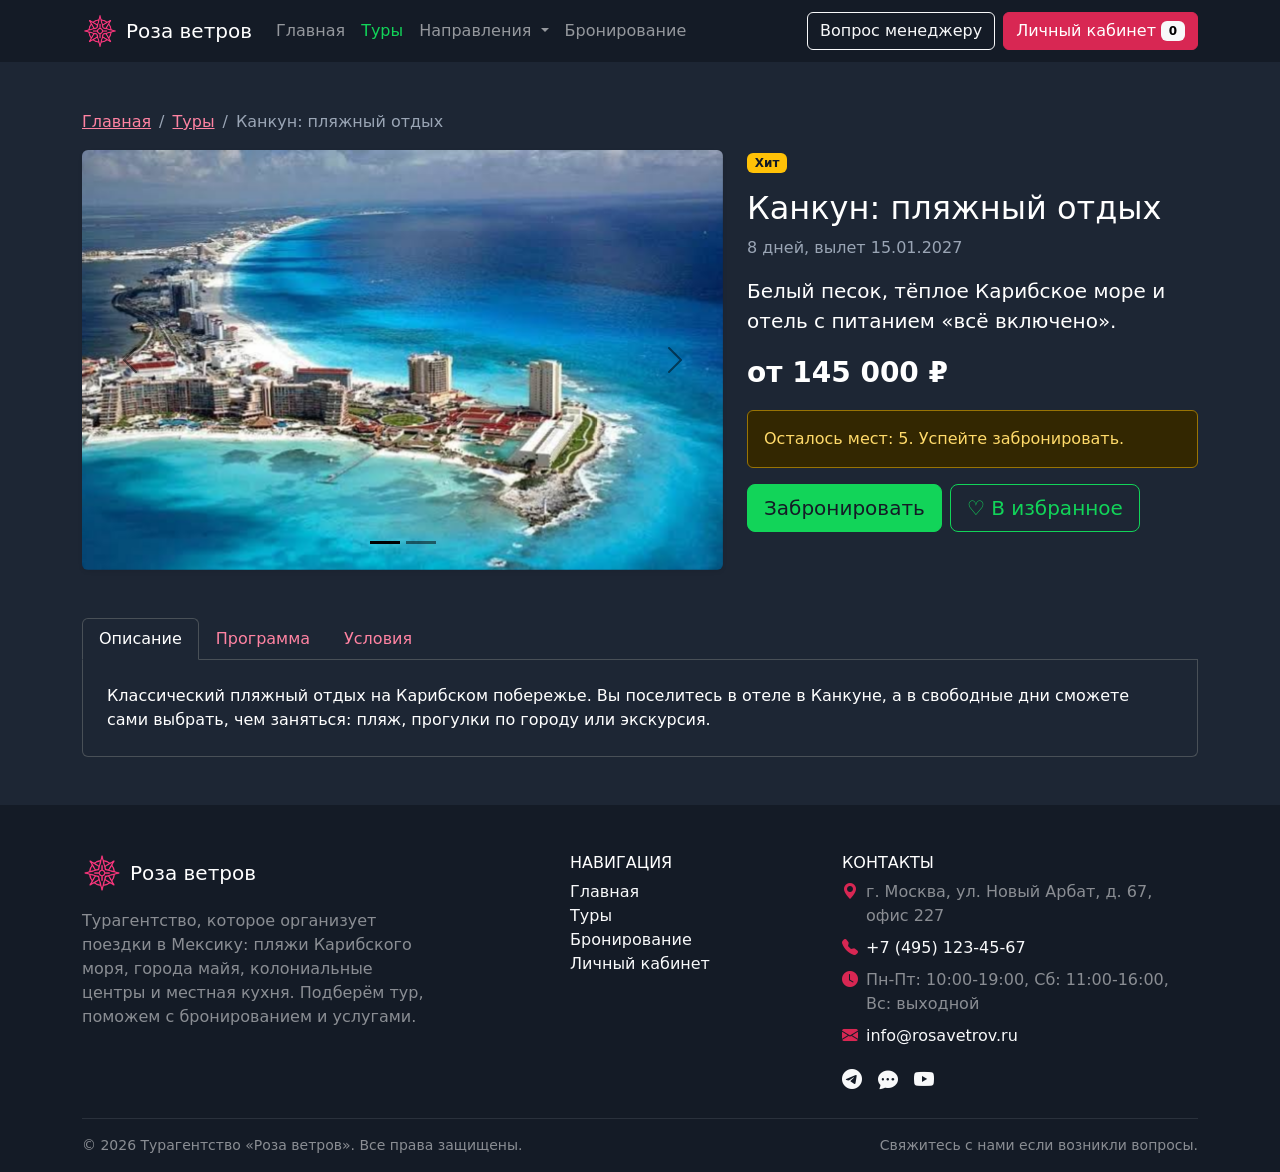
<file: tour.html>
<!DOCTYPE html>
<html lang="ru" data-bs-theme="dark">

<head>
  <meta charset="UTF-8">
  <meta name="viewport" content="width=device-width, initial-scale=1.0">
  <meta name="description" content="Описание тура, фото и условия">
  <title>Тур в Мексику | Роза ветров</title>
  <link rel="icon" type="image/png" href="images/logo.png">
  <link href="https://cdn.jsdelivr.net/npm/bootstrap@5.3.3/dist/css/bootstrap.min.css" rel="stylesheet">
  <link href="https://cdn.jsdelivr.net/npm/bootstrap-icons@1.11.3/font/bootstrap-icons.min.css" rel="stylesheet">
  <link rel="stylesheet" href="css/custom.css">
  <script src="js/main.js" defer></script>
  <meta property="og:type" content="website">
  <meta property="og:title" content="Тур в Мексику | Роза ветров">
  <meta property="og:description" content="Описание тура, фото и условия">
  <meta property="og:image" content="https://detrax656.github.io/kr2-bootstrap-shop/images/preview.jpg">
</head>

<body>
  <nav class="navbar navbar-expand-lg navbar-dark bg-dark sticky-top">
    <div class="container">
      <a class="navbar-brand d-flex align-items-center gap-2" href="index.html">
        <img src="images/logo.png" alt="Логотип агентства «Роза ветров»" width="36" height="36" class="rounded-circle">
        <span>Роза ветров</span>
      </a>

      <button class="navbar-toggler" type="button" data-bs-toggle="collapse" data-bs-target="#main-navbar"
        aria-controls="main-navbar" aria-expanded="false" aria-label="Переключить навигацию">
        <span class="navbar-toggler-icon"></span>
      </button>

      <div class="collapse navbar-collapse" id="main-navbar">
        <ul class="navbar-nav me-auto mb-2 mb-lg-0">
          <li class="nav-item">
            <a class="nav-link" href="index.html">Главная</a>
          </li>
          <li class="nav-item">
            <a class="nav-link active" aria-current="page" href="tours.html">Туры</a>
          </li>
          <li class="nav-item dropdown">
            <a class="nav-link dropdown-toggle" href="#" role="button" data-bs-toggle="dropdown"
              aria-expanded="false">
              Направления
            </a>
            <ul class="dropdown-menu">
              <li><a class="dropdown-item" href="tours.html?dest=cancun">Канкун</a></li>
              <li><a class="dropdown-item" href="tours.html?dest=mexico-city">Мехико</a></li>
              <li><a class="dropdown-item" href="tours.html?dest=oaxaca">Оахака</a></li>
              <li><a class="dropdown-item" href="tours.html?dest=tulum">Тулум</a></li>
              <li><a class="dropdown-item" href="tours.html?dest=yucatan">Юкатан</a></li>
              <li><a class="dropdown-item" href="tours.html?dest=chiapas">Чьяпас</a></li>
              <li><a class="dropdown-item" href="tours.html?dest=guadalajara">Гвадалахара</a></li>
              <li>
                <hr class="dropdown-divider">
              </li>
              <li><a class="dropdown-item" href="tours.html">Все туры</a></li>
            </ul>
          </li>
          <li class="nav-item">
            <a class="nav-link" href="booking.html">Бронирование</a>
          </li>
        </ul>

        <div class="d-flex flex-column flex-lg-row gap-2">
          <button class="btn btn-outline-light" type="button" data-bs-toggle="modal"
            data-bs-target="#manager-modal" data-bs-title="Ответим в рабочее время" data-bs-placement="bottom">
            Вопрос менеджеру
          </button>
          <a class="btn btn-primary" href="account.html" data-bs-title="Избранные туры и мои заявки" data-bs-placement="bottom">
            Личный кабинет
            <span class="badge text-bg-light" id="favorites-count" data-bs-title="Туров в избранном">0</span>
          </a>
        </div>
      </div>
    </div>
  </nav>

  <main class="container my-5">
    <nav aria-label="breadcrumb">
      <ol class="breadcrumb">
        <li class="breadcrumb-item"><a href="index.html">Главная</a></li>
        <li class="breadcrumb-item"><a href="tours.html">Туры</a></li>
        <li class="breadcrumb-item active" aria-current="page" id="tour-crumb">Тур</li>
      </ol>
    </nav>

    <div class="row g-4">
      <div class="col-12 col-lg-7">
        <div id="tour-carousel" class="carousel slide tour-carousel shadow-sm rounded overflow-hidden"
          data-bs-ride="carousel">
          <div class="carousel-indicators">
            <button type="button" data-bs-target="#tour-carousel" data-bs-slide-to="0" class="active"
              aria-current="true" aria-label="Фото 1"></button>
            <button type="button" data-bs-target="#tour-carousel" data-bs-slide-to="1" aria-label="Фото 2"></button>
          </div>

          <div class="carousel-inner">
            <div class="carousel-item active">
              <img src="images/cancun.jpg" class="tour-carousel__image d-block w-100" alt="Фото тура 1">
            </div>
            <div class="carousel-item">
              <img src="images/cancun-2.jpg" class="tour-carousel__image d-block w-100" alt="Фото тура 2">
            </div>
          </div>

          <button class="carousel-control-prev" type="button" data-bs-target="#tour-carousel" data-bs-slide="prev">
            <span class="carousel-control-prev-icon" aria-hidden="true"></span>
            <span class="visually-hidden">Назад</span>
          </button>
          <button class="carousel-control-next" type="button" data-bs-target="#tour-carousel" data-bs-slide="next">
            <span class="carousel-control-next-icon" aria-hidden="true"></span>
            <span class="visually-hidden">Вперёд</span>
          </button>
        </div>
      </div>

      <div class="col-12 col-lg-5">
        <span class="badge bg-success mb-3" id="tour-badge">Хит</span>
        <h1 class="h2" id="tour-title">Тур</h1>
        <p class="text-body-secondary" id="tour-meta"></p>
        <p class="lead" id="tour-text"></p>
        <p class="fs-3 fw-bold" id="tour-price"></p>

        <div class="alert alert-warning" role="alert" id="tour-seats"></div>

        <div class="d-flex flex-wrap gap-2">
          <a class="btn btn-accent btn-lg" id="book-link" data-bs-title="Перейти к бронированию этого тура" href="booking.html">Забронировать</a>
          <button class="btn btn-outline-accent btn-lg favorite-btn" id="tour-favorite" data-bs-title="Сохранить тур в личный кабинет" type="button">
            &#9825; В избранное
          </button>
        </div>
      </div>
    </div>

    <section class="mt-5">
      <ul class="nav nav-tabs" id="tour-tabs" role="tablist">
        <li class="nav-item" role="presentation">
          <button class="nav-link active" id="tab-desc" data-bs-toggle="tab" data-bs-target="#pane-desc"
            type="button" role="tab" aria-controls="pane-desc" aria-selected="true">Описание</button>
        </li>
        <li class="nav-item" role="presentation">
          <button class="nav-link" id="tab-program" data-bs-toggle="tab" data-bs-target="#pane-program"
            type="button" role="tab" aria-controls="pane-program" aria-selected="false">Программа</button>
        </li>
        <li class="nav-item" role="presentation">
          <button class="nav-link" id="tab-terms" data-bs-toggle="tab" data-bs-target="#pane-terms"
            type="button" role="tab" aria-controls="pane-terms" aria-selected="false">Условия</button>
        </li>
      </ul>

      <div class="tab-content border border-top-0 rounded-bottom p-4">
        <div class="tab-pane fade show active" id="pane-desc" role="tabpanel" aria-labelledby="tab-desc"
         >
          <p class="mb-0" id="tour-description"></p>
        </div>

        <div class="tab-pane fade" id="pane-program" role="tabpanel" aria-labelledby="tab-program">
          <ul class="list-unstyled vstack gap-2 mb-0" id="tour-program"></ul>
        </div>

        <div class="tab-pane fade" id="pane-terms" role="tabpanel" aria-labelledby="tab-terms">
          <div class="row g-4">
            <div class="col-12 col-md-6">
              <h2 class="h5">Что включено в цену</h2>
              <ul class="mb-0">
                <li>перелёт Москва - Мексика и обратно;</li>
                <li>проживание в отеле;</li>
                <li>питание по программе;</li>
                <li>сопровождение менеджера.</li>
              </ul>
            </div>

            <div class="col-12 col-md-6">
              <h2 class="h5">Оплачивается отдельно</h2>
              <ul class="mb-0">
                <li>трансфер из аэропорта и обратно;</li>
                <li>медицинская страховка;</li>
                <li>экскурсии по желанию;</li>
                <li>личные расходы.</li>
              </ul>
              <p class="small text-body-secondary mt-3 mb-0">
                Трансфер, страховку и экскурсии можно добавить в заявке на странице бронирования.
              </p>
            </div>
          </div>
        </div>
      </div>
    </section>
  </main>

  <footer class="bg-dark text-white pt-5 pb-3 mt-5">
    <div class="container">
      <div class="row g-4">
        <div class="col-12 col-md-6 col-lg-4">
          <a class="d-flex align-items-center gap-2 text-white text-decoration-none mb-3" href="index.html">
            <img src="images/logo.png" alt="Логотип агентства «Роза ветров»" width="40" height="40"
              class="rounded-circle">
            <span class="h5 mb-0">Роза ветров</span>
          </a>
          <p class="text-white-50">
            Турагентство, которое организует поездки в Мексику: пляжи Карибского моря, города майя,
            колониальные центры и местная кухня. Подберём тур, поможем с бронированием и услугами.
          </p>
        </div>

        <div class="col-12 col-md-6 col-lg-4 d-md-flex justify-content-md-center">
          <div>
          <h2 class="h6 text-uppercase">Навигация</h2>
          <ul class="list-unstyled mb-0">
            <li><a class="link-light link-underline-opacity-0" href="index.html">Главная</a></li>
            <li><a class="link-light link-underline-opacity-0" href="tours.html">Туры</a></li>
            <li><a class="link-light link-underline-opacity-0" href="booking.html">Бронирование</a></li>
            <li><a class="link-light link-underline-opacity-0" href="account.html">Личный кабинет</a></li>
          </ul>
          </div>
        </div>

        <div class="col-12 col-md-6 col-lg-4">
          <h2 class="h6 text-uppercase">Контакты</h2>
          <address class="mb-0 text-white-50">
            <ul class="list-unstyled mb-3">
              <li class="d-flex gap-2 mb-2"><i class="bi bi-geo-alt-fill icon-primary" aria-hidden="true"></i><span>г. Москва, ул. Новый Арбат, д. 67, офис 227</span></li>
              <li class="d-flex gap-2 mb-2"><i class="bi bi-telephone-fill icon-primary" aria-hidden="true"></i><a class="link-light link-underline-opacity-0" href="tel:+74951234567">+7 (495) 123-45-67</a></li>
              <li class="d-flex gap-2 mb-2"><i class="bi bi-clock-fill icon-primary" aria-hidden="true"></i><span>Пн-Пт: 10:00-19:00, Сб: 11:00-16:00, Вс: выходной</span></li>
              <li class="d-flex gap-2"><i class="bi bi-envelope-fill icon-primary" aria-hidden="true"></i><a class="link-light link-underline-opacity-0" href="mailto:info@rosavetrov.ru">info@rosavetrov.ru</a></li>
            </ul>
            <div class="d-flex gap-3 fs-5">
              <a class="link-light link-underline-opacity-0" href="#" aria-label="Telegram" data-bs-title="Telegram"><i class="bi bi-telegram"></i></a>
              <a class="link-light link-underline-opacity-0" href="#" aria-label="ВКонтакте" data-bs-title="ВКонтакте"><i class="bi bi-chat-dots-fill"></i></a>
              <a class="link-light link-underline-opacity-0" href="#" aria-label="YouTube" data-bs-title="YouTube"><i class="bi bi-youtube"></i></a>
            </div>
          </address>
        </div>
      </div>

      <hr class="border-secondary mt-4">

      <div class="d-flex flex-column flex-md-row justify-content-between gap-2 small text-white-50">
        <span>&copy; 2026 Турагентство «Роза ветров». Все права защищены.</span>
        <span>Свяжитесь с нами если возникли вопросы.</span>
      </div>
    </div>
  </footer>

  <!-- Модальное окно «Вопрос менеджеру», общее для всех страниц -->
  <div class="modal fade" id="manager-modal" tabindex="-1" aria-labelledby="manager-modal-label" aria-hidden="true">
    <div class="modal-dialog modal-dialog-centered">
      <div class="modal-content">
        <div class="modal-header">
          <h2 class="modal-title h5" id="manager-modal-label">Вопрос менеджеру</h2>
          <button type="button" class="btn-close" data-bs-dismiss="modal" aria-label="Закрыть"></button>
        </div>

        <form id="manager-form" class="js-form" data-success="manager-success" novalidate>
          <div class="modal-body">
            <div class="alert alert-success d-none" role="alert" id="manager-success">
              Спасибо! Вопрос отправлен, менеджер ответит вам на e-mail.
            </div>

            <p class="text-body-secondary">
              Напишите, что хотите уточнить, и менеджер ответит в рабочее время.
            </p>

            <div class="mb-3">
              <label for="manager-name" class="form-label">Имя *</label>
              <input id="manager-name" name="name" type="text" class="form-control" placeholder="Иван Иванов" required>
              <div class="invalid-feedback">Введите имя.</div>
            </div>

            <div class="mb-3">
              <label for="manager-contact" class="form-label">E-mail *</label>
              <input id="manager-contact" name="email" type="email" class="form-control" placeholder="example@mail.ru"
                pattern="[^@ ]+@[^@ ]+[.][^@ ]+" required>
              <div class="invalid-feedback">Введите e-mail в формате example@mail.ru.</div>
            </div>

            <div class="mb-3">
              <label for="manager-question" class="form-label">Ваш вопрос *</label>
              <textarea id="manager-question" name="question" class="form-control" rows="4"
                placeholder="Например, можно ли поменять даты вылета?" required></textarea>
              <div class="invalid-feedback">Напишите вопрос.</div>
            </div>

            <div class="form-check">
              <input id="manager-agree" name="agree" class="form-check-input" type="checkbox" required>
              <label class="form-check-label" for="manager-agree">
                Согласен на обработку данных *
              </label>
              <div class="invalid-feedback">Нужно ваше согласие.</div>
            </div>
          </div>

          <div class="modal-footer">
            <button type="button" class="btn btn-secondary" data-bs-dismiss="modal">Закрыть</button>
            <button type="submit" class="btn btn-primary">Отправить</button>
          </div>
        </form>

      </div>
    </div>
  </div>

  <a class="to-top" href="#" aria-label="Наверх" data-bs-title="Наверх" data-bs-placement="left"><svg class="to-top__icon" viewBox="0 0 24 24" width="24" height="24" fill="currentColor" aria-hidden="true"><path d="M11 2h2v2h-2zM9 4h6v2H9zM7 6h10v3H7zM5 9h14v3H5zM3 12h18v3H3zM1 15h22v3H1zM1 18h22v2H1z" transform="translate(0 1)"/></svg></a>

  <script src="https://cdn.jsdelivr.net/npm/bootstrap@5.3.3/dist/js/bootstrap.bundle.min.js"></script>
</body>

</html>
</file>
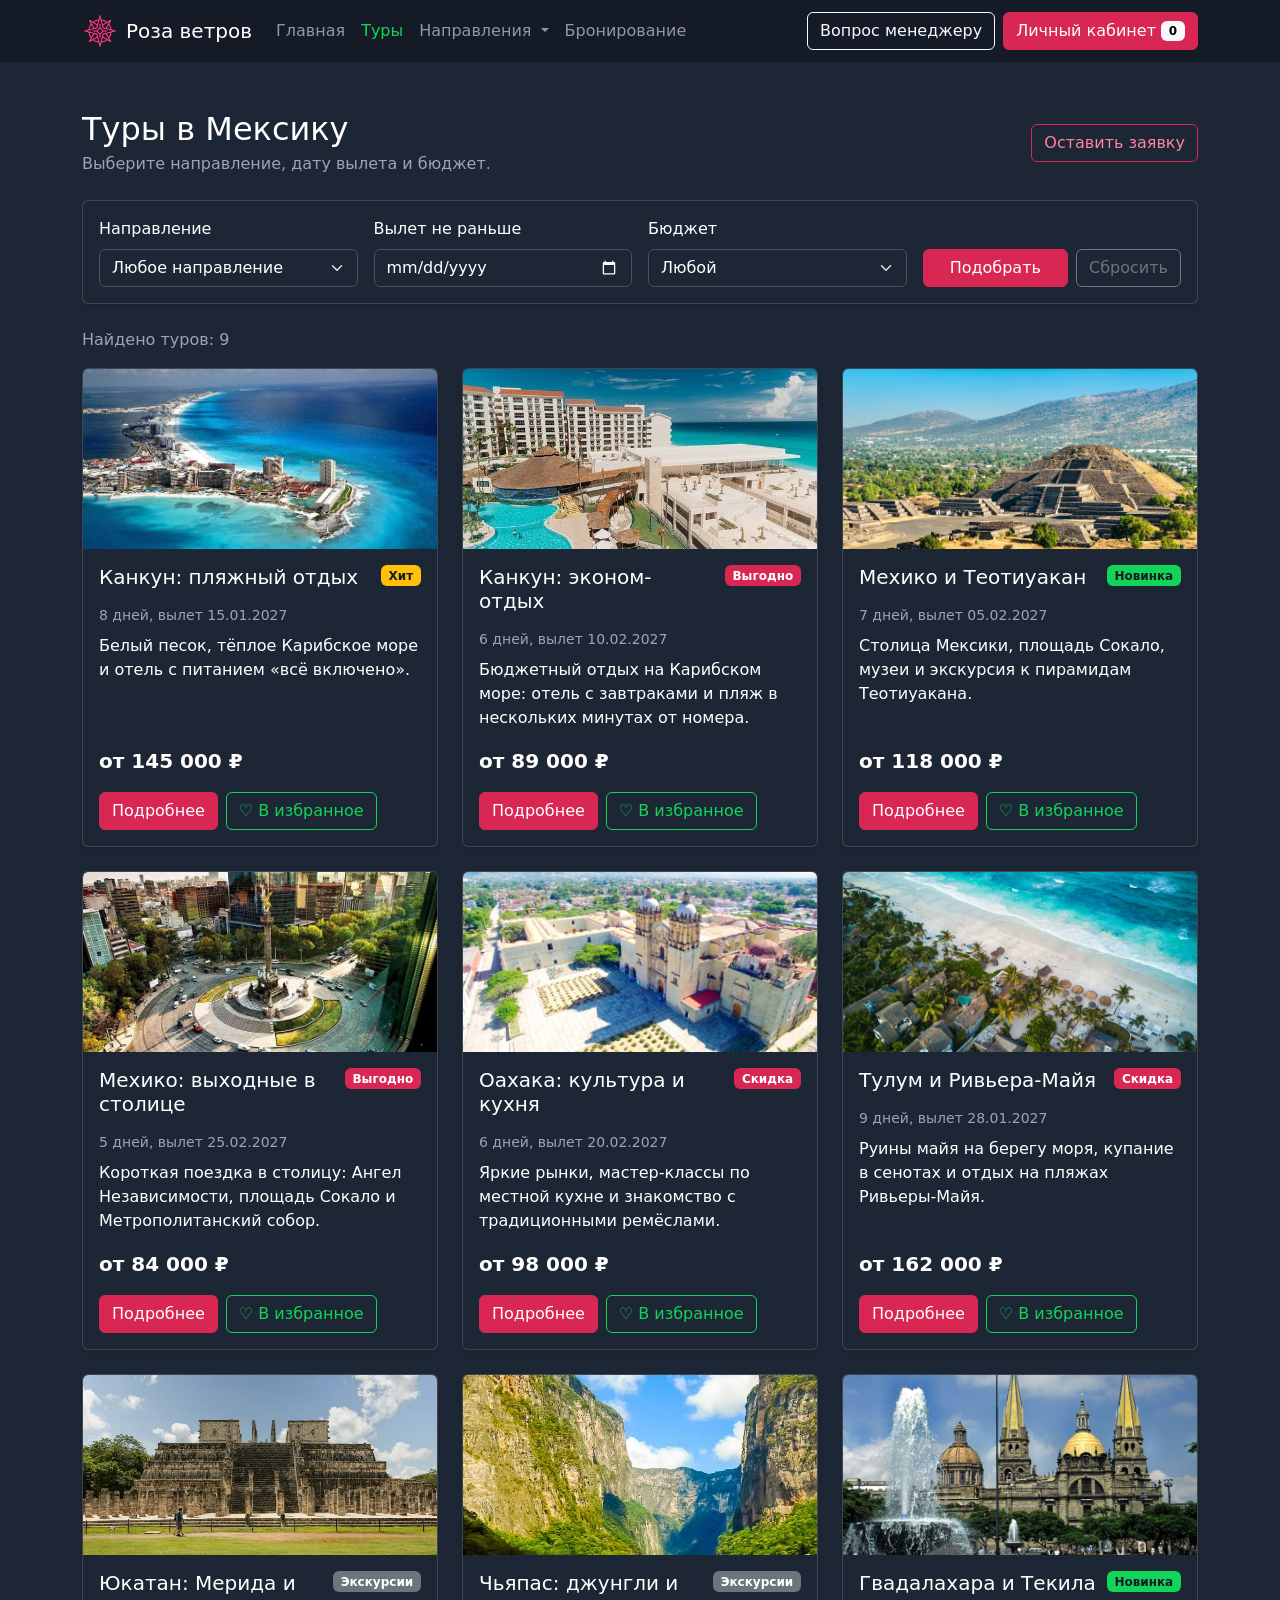
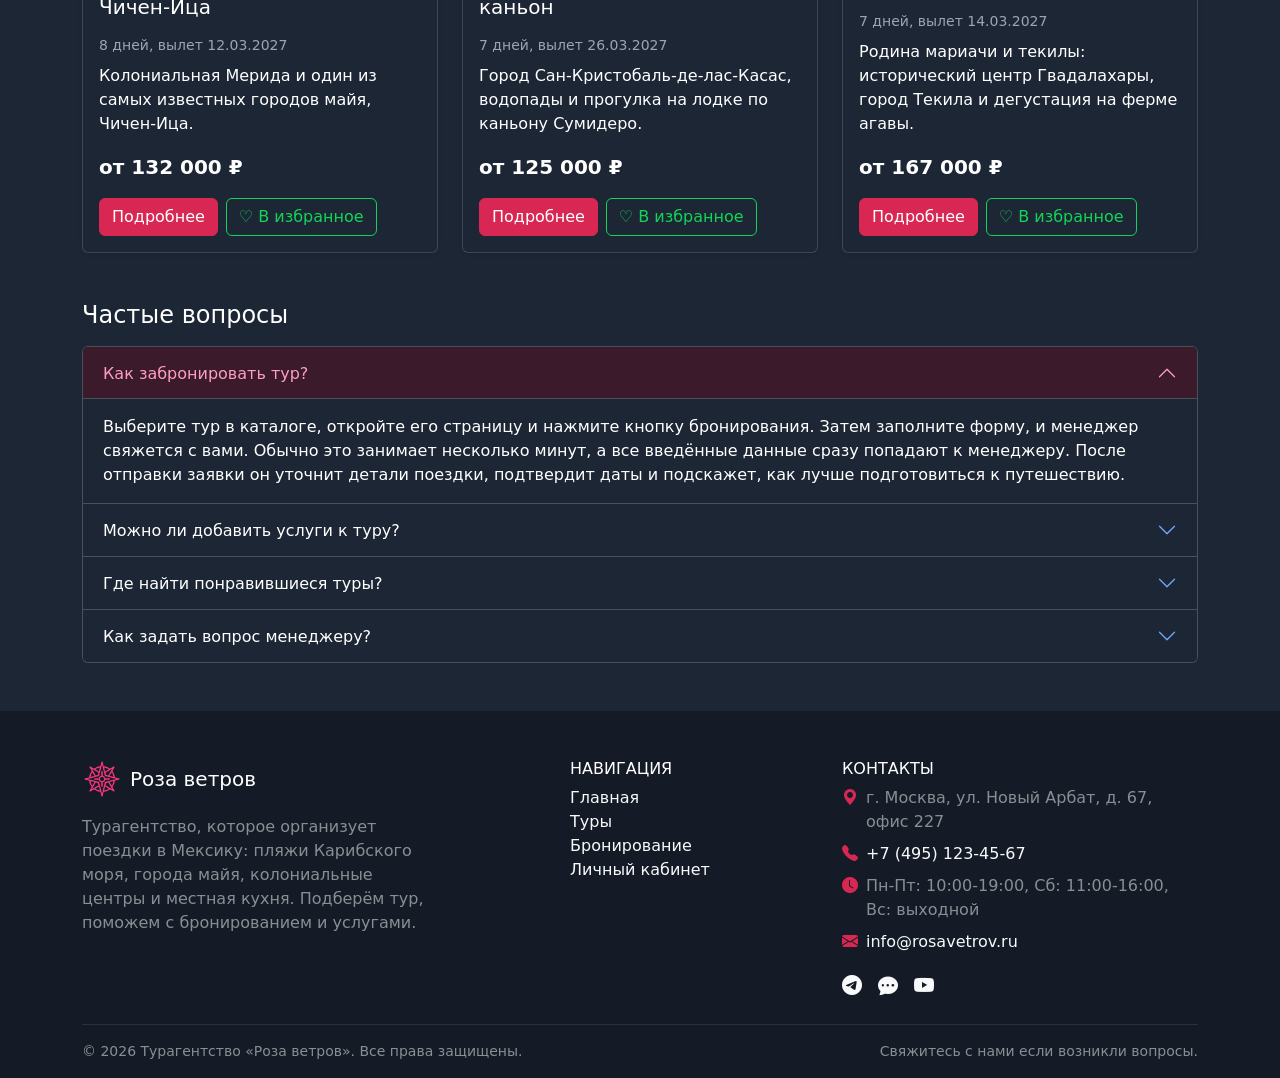
<file: tours.html>
<!DOCTYPE html>
<html lang="ru" data-bs-theme="dark">

<head>
  <meta charset="UTF-8">
  <meta name="viewport" content="width=device-width, initial-scale=1.0">
  <meta name="description" content="Каталог туров в Мексику: подбор по направлению, датам и бюджету">
  <title>Туры в Мексику | Роза ветров</title>
  <link rel="icon" type="image/png" href="images/logo.png">
  <link href="https://cdn.jsdelivr.net/npm/bootstrap@5.3.3/dist/css/bootstrap.min.css" rel="stylesheet">
  <link href="https://cdn.jsdelivr.net/npm/bootstrap-icons@1.11.3/font/bootstrap-icons.min.css" rel="stylesheet">
  <link rel="stylesheet" href="css/custom.css">
  <script src="js/main.js" defer></script>
  <meta property="og:type" content="website">
  <meta property="og:title" content="Туры в Мексику | Роза ветров">
  <meta property="og:description" content="Каталог туров в Мексику: подбор по направлению, датам и бюджету">
  <meta property="og:image" content="https://detrax656.github.io/kr2-bootstrap-shop/images/preview.jpg">
</head>

<body>
  <nav class="navbar navbar-expand-lg navbar-dark bg-dark sticky-top">
    <div class="container">
      <a class="navbar-brand d-flex align-items-center gap-2" href="index.html">
        <img src="images/logo.png" alt="Логотип агентства «Роза ветров»" width="36" height="36" class="rounded-circle">
        <span>Роза ветров</span>
      </a>

      <button class="navbar-toggler" type="button" data-bs-toggle="collapse" data-bs-target="#main-navbar"
        aria-controls="main-navbar" aria-expanded="false" aria-label="Переключить навигацию">
        <span class="navbar-toggler-icon"></span>
      </button>

      <div class="collapse navbar-collapse" id="main-navbar">
        <ul class="navbar-nav me-auto mb-2 mb-lg-0">
          <li class="nav-item">
            <a class="nav-link" href="index.html">Главная</a>
          </li>
          <li class="nav-item">
            <a class="nav-link active" aria-current="page" href="tours.html">Туры</a>
          </li>
          <li class="nav-item dropdown">
            <a class="nav-link dropdown-toggle" href="#" role="button" data-bs-toggle="dropdown"
              aria-expanded="false">
              Направления
            </a>
            <ul class="dropdown-menu">
              <li><a class="dropdown-item" href="tours.html?dest=cancun">Канкун</a></li>
              <li><a class="dropdown-item" href="tours.html?dest=mexico-city">Мехико</a></li>
              <li><a class="dropdown-item" href="tours.html?dest=oaxaca">Оахака</a></li>
              <li><a class="dropdown-item" href="tours.html?dest=tulum">Тулум</a></li>
              <li><a class="dropdown-item" href="tours.html?dest=yucatan">Юкатан</a></li>
              <li><a class="dropdown-item" href="tours.html?dest=chiapas">Чьяпас</a></li>
              <li><a class="dropdown-item" href="tours.html?dest=guadalajara">Гвадалахара</a></li>
              <li>
                <hr class="dropdown-divider">
              </li>
              <li><a class="dropdown-item" href="tours.html">Все туры</a></li>
            </ul>
          </li>
          <li class="nav-item">
            <a class="nav-link" href="booking.html">Бронирование</a>
          </li>
        </ul>

        <div class="d-flex flex-column flex-lg-row gap-2">
          <button class="btn btn-outline-light" type="button" data-bs-toggle="modal"
            data-bs-target="#manager-modal" data-bs-title="Ответим в рабочее время" data-bs-placement="bottom">
            Вопрос менеджеру
          </button>
          <a class="btn btn-primary" href="account.html" data-bs-title="Избранные туры и мои заявки" data-bs-placement="bottom">
            Личный кабинет
            <span class="badge text-bg-light" id="favorites-count" data-bs-title="Туров в избранном">0</span>
          </a>
        </div>
      </div>
    </div>
  </nav>

  <main class="container my-5">
    <div class="d-flex flex-wrap justify-content-between align-items-center gap-2 mb-4">
      <div>
        <h1 class="h2 mb-1">Туры в Мексику</h1>
        <p class="mb-0 text-body-secondary">Выберите направление, дату вылета и бюджет.</p>
      </div>
      <a class="btn btn-outline-primary" data-bs-title="Перейти к форме бронирования" href="booking.html">Оставить заявку</a>
    </div>

    <div class="card shadow-sm mb-4 filter-card">
      <div class="card-body">
        <form id="filter-form">
          <div class="row g-3 align-items-end">
            <div class="col-12 col-md-6 col-lg-3">
              <label for="filter-dest" class="form-label">Направление</label>
              <select id="filter-dest" name="dest" class="form-select">
                <option value="">Любое направление</option>
              <option value="cancun">Канкун</option>
              <option value="mexico-city">Мехико</option>
              <option value="oaxaca">Оахака</option>
              <option value="tulum">Тулум и Ривьера-Майя</option>
              <option value="yucatan">Юкатан</option>
              <option value="chiapas">Чьяпас</option>
              <option value="guadalajara">Гвадалахара</option>
              </select>
            </div>

            <div class="col-12 col-md-6 col-lg-3">
              <label for="filter-date" class="form-label">Вылет не раньше</label>
              <input id="filter-date" name="date" type="date" class="form-control">
            </div>

            <div class="col-12 col-md-6 col-lg-3">
              <label for="filter-price" class="form-label">Бюджет</label>
              <select id="filter-price" name="price" class="form-select">
                <option value="">Любой</option>
                <option value="100000">до 100&nbsp;000 ₽</option>
                <option value="130000">до 130&nbsp;000 ₽</option>
                <option value="150000">до 150&nbsp;000 ₽</option>
              </select>
            </div>

            <div class="col-12 col-md-6 col-lg-3 d-flex gap-2">
              <button class="btn btn-primary flex-grow-1" type="submit">Подобрать</button>
              <button class="btn btn-outline-secondary" type="button" id="filter-reset" data-bs-title="Показать все туры">Сбросить</button>
            </div>
          </div>
        </form>
      </div>
    </div>

    <p class="text-body-secondary">Найдено туров: <span id="found-count">9</span></p>

    <div class="alert alert-warning d-none" role="alert" id="empty-message">
      По вашему запросу туров не нашлось. Попробуйте изменить дату или бюджет.
    </div>

    <div class="row g-4">
      <div class="col-12 col-md-6 col-lg-4 tour-item" data-dest="cancun" data-date="2027-01-15"
        data-price="145000">
        <div class="card h-100 shadow-sm">
          <img src="images/cancun.jpg" class="card-img-top" alt="Фото тура: Канкун: пляжный отдых">
          <div class="card-body d-flex flex-column">
            <div class="d-flex justify-content-between align-items-start gap-2 mb-2">
              <h2 class="card-title h5">Канкун: пляжный отдых</h2>
              <span class="badge bg-warning text-dark">Хит</span>
            </div>

            <p class="small text-body-secondary mb-2">8 дней, вылет 15.01.2027</p>
            <p class="card-text">Белый песок, тёплое Карибское море и отель с питанием «всё включено».</p>

            <p class="fw-bold fs-5 mt-auto">от 145&nbsp;000 ₽</p>

            <div class="d-flex flex-wrap gap-2">
              <a class="btn btn-primary" data-bs-title="Программа, фото и цена тура" href="tour.html?id=cancun">Подробнее</a>
              <button class="btn btn-outline-accent favorite-btn" data-bs-title="Сохранить тур в личный кабинет" type="button" data-id="cancun"
                data-title="Канкун: пляжный отдых" data-price="145000" data-image="images/cancun.jpg"
                data-meta="8 дней, вылет 15.01.2027">
                &#9825; В избранное
              </button>
            </div>
          </div>
        </div>
      </div>
      <div class="col-12 col-md-6 col-lg-4 tour-item" data-dest="cancun" data-date="2027-02-10"
        data-price="89000">
        <div class="card h-100 shadow-sm">
          <img src="images/cancun-eco.jpg" class="card-img-top" alt="Фото тура: Канкун: эконом-отдых">
          <div class="card-body d-flex flex-column">
            <div class="d-flex justify-content-between align-items-start gap-2 mb-2">
              <h2 class="card-title h5">Канкун: эконом-отдых</h2>
              <span class="badge bg-danger">Выгодно</span>
            </div>

            <p class="small text-body-secondary mb-2">6 дней, вылет 10.02.2027</p>
            <p class="card-text">Бюджетный отдых на Карибском море: отель с завтраками и пляж в нескольких минутах от номера.</p>

            <p class="fw-bold fs-5 mt-auto">от 89&nbsp;000 ₽</p>

            <div class="d-flex flex-wrap gap-2">
              <a class="btn btn-primary" data-bs-title="Программа, фото и цена тура" href="tour.html?id=cancun-eco">Подробнее</a>
              <button class="btn btn-outline-accent favorite-btn" data-bs-title="Сохранить тур в личный кабинет" type="button" data-id="cancun-eco"
                data-title="Канкун: эконом-отдых" data-price="89000" data-image="images/cancun-eco.jpg"
                data-meta="6 дней, вылет 10.02.2027">
                &#9825; В избранное
              </button>
            </div>
          </div>
        </div>
      </div>
      <div class="col-12 col-md-6 col-lg-4 tour-item" data-dest="mexico-city" data-date="2027-02-05"
        data-price="118000">
        <div class="card h-100 shadow-sm">
          <img src="images/teotiucan-mexiko.jpg" class="card-img-top" alt="Фото тура: Мехико и Теотиуакан">
          <div class="card-body d-flex flex-column">
            <div class="d-flex justify-content-between align-items-start gap-2 mb-2">
              <h2 class="card-title h5">Мехико и Теотиуакан</h2>
              <span class="badge bg-success">Новинка</span>
            </div>

            <p class="small text-body-secondary mb-2">7 дней, вылет 05.02.2027</p>
            <p class="card-text">Столица Мексики, площадь Сокало, музеи и экскурсия к пирамидам Теотиуакана.</p>

            <p class="fw-bold fs-5 mt-auto">от 118&nbsp;000 ₽</p>

            <div class="d-flex flex-wrap gap-2">
              <a class="btn btn-primary" data-bs-title="Программа, фото и цена тура" href="tour.html?id=mexico-city">Подробнее</a>
              <button class="btn btn-outline-accent favorite-btn" data-bs-title="Сохранить тур в личный кабинет" type="button" data-id="mexico-city"
                data-title="Мехико и Теотиуакан" data-price="118000" data-image="images/teotiucan-mexiko.jpg"
                data-meta="7 дней, вылет 05.02.2027">
                &#9825; В избранное
              </button>
            </div>
          </div>
        </div>
      </div>
      <div class="col-12 col-md-6 col-lg-4 tour-item" data-dest="mexico-city" data-date="2027-02-25"
        data-price="84000">
        <div class="card h-100 shadow-sm">
          <img src="images/mexico-city-weekend.jpg" class="card-img-top" alt="Фото тура: Мехико: выходные в столице">
          <div class="card-body d-flex flex-column">
            <div class="d-flex justify-content-between align-items-start gap-2 mb-2">
              <h2 class="card-title h5">Мехико: выходные в столице</h2>
              <span class="badge bg-danger">Выгодно</span>
            </div>

            <p class="small text-body-secondary mb-2">5 дней, вылет 25.02.2027</p>
            <p class="card-text">Короткая поездка в столицу: Ангел Независимости, площадь Сокало и Метрополитанский собор.</p>

            <p class="fw-bold fs-5 mt-auto">от 84&nbsp;000 ₽</p>

            <div class="d-flex flex-wrap gap-2">
              <a class="btn btn-primary" data-bs-title="Программа, фото и цена тура" href="tour.html?id=mexico-city-weekend">Подробнее</a>
              <button class="btn btn-outline-accent favorite-btn" data-bs-title="Сохранить тур в личный кабинет" type="button" data-id="mexico-city-weekend"
                data-title="Мехико: выходные в столице" data-price="84000" data-image="images/mexico-city-weekend.jpg"
                data-meta="5 дней, вылет 25.02.2027">
                &#9825; В избранное
              </button>
            </div>
          </div>
        </div>
      </div>
      <div class="col-12 col-md-6 col-lg-4 tour-item" data-dest="oaxaca" data-date="2027-02-20"
        data-price="98000">
        <div class="card h-100 shadow-sm">
          <img src="images/oahaka.jpg" class="card-img-top" alt="Фото тура: Оахака: культура и кухня">
          <div class="card-body d-flex flex-column">
            <div class="d-flex justify-content-between align-items-start gap-2 mb-2">
              <h2 class="card-title h5">Оахака: культура и кухня</h2>
              <span class="badge bg-danger">Скидка</span>
            </div>

            <p class="small text-body-secondary mb-2">6 дней, вылет 20.02.2027</p>
            <p class="card-text">Яркие рынки, мастер-классы по местной кухне и знакомство с традиционными ремёслами.</p>

            <p class="fw-bold fs-5 mt-auto">от 98&nbsp;000 ₽</p>

            <div class="d-flex flex-wrap gap-2">
              <a class="btn btn-primary" data-bs-title="Программа, фото и цена тура" href="tour.html?id=oaxaca">Подробнее</a>
              <button class="btn btn-outline-accent favorite-btn" data-bs-title="Сохранить тур в личный кабинет" type="button" data-id="oaxaca"
                data-title="Оахака: культура и кухня" data-price="98000" data-image="images/oahaka.jpg"
                data-meta="6 дней, вылет 20.02.2027">
                &#9825; В избранное
              </button>
            </div>
          </div>
        </div>
      </div>
      <div class="col-12 col-md-6 col-lg-4 tour-item" data-dest="tulum" data-date="2027-01-28"
        data-price="162000">
        <div class="card h-100 shadow-sm">
          <img src="images/tutlum-reviera.jpg" class="card-img-top" alt="Фото тура: Тулум и Ривьера-Майя">
          <div class="card-body d-flex flex-column">
            <div class="d-flex justify-content-between align-items-start gap-2 mb-2">
              <h2 class="card-title h5">Тулум и Ривьера-Майя</h2>
              <span class="badge bg-danger">Скидка</span>
            </div>

            <p class="small text-body-secondary mb-2">9 дней, вылет 28.01.2027</p>
            <p class="card-text">Руины майя на берегу моря, купание в сенотах и отдых на пляжах Ривьеры-Майя.</p>

            <p class="fw-bold fs-5 mt-auto">от 162&nbsp;000 ₽</p>

            <div class="d-flex flex-wrap gap-2">
              <a class="btn btn-primary" data-bs-title="Программа, фото и цена тура" href="tour.html?id=tulum">Подробнее</a>
              <button class="btn btn-outline-accent favorite-btn" data-bs-title="Сохранить тур в личный кабинет" type="button" data-id="tulum"
                data-title="Тулум и Ривьера-Майя" data-price="162000" data-image="images/tutlum-reviera.jpg"
                data-meta="9 дней, вылет 28.01.2027">
                &#9825; В избранное
              </button>
            </div>
          </div>
        </div>
      </div>
      <div class="col-12 col-md-6 col-lg-4 tour-item" data-dest="yucatan" data-date="2027-03-12"
        data-price="132000">
        <div class="card h-100 shadow-sm">
          <img src="images/ukatan-chichen-ica.jpg" class="card-img-top" alt="Фото тура: Юкатан: Мерида и Чичен-Ица">
          <div class="card-body d-flex flex-column">
            <div class="d-flex justify-content-between align-items-start gap-2 mb-2">
              <h2 class="card-title h5">Юкатан: Мерида и Чичен-Ица</h2>
              <span class="badge bg-secondary">Экскурсии</span>
            </div>

            <p class="small text-body-secondary mb-2">8 дней, вылет 12.03.2027</p>
            <p class="card-text">Колониальная Мерида и один из самых известных городов майя, Чичен-Ица.</p>

            <p class="fw-bold fs-5 mt-auto">от 132&nbsp;000 ₽</p>

            <div class="d-flex flex-wrap gap-2">
              <a class="btn btn-primary" data-bs-title="Программа, фото и цена тура" href="tour.html?id=yucatan">Подробнее</a>
              <button class="btn btn-outline-accent favorite-btn" data-bs-title="Сохранить тур в личный кабинет" type="button" data-id="yucatan"
                data-title="Юкатан: Мерида и Чичен-Ица" data-price="132000" data-image="images/ukatan-chichen-ica.jpg"
                data-meta="8 дней, вылет 12.03.2027">
                &#9825; В избранное
              </button>
            </div>
          </div>
        </div>
      </div>
      <div class="col-12 col-md-6 col-lg-4 tour-item" data-dest="chiapas" data-date="2027-03-26"
        data-price="125000">
        <div class="card h-100 shadow-sm">
          <img src="images/chyapas.jpg" class="card-img-top" alt="Фото тура: Чьяпас: джунгли и каньон">
          <div class="card-body d-flex flex-column">
            <div class="d-flex justify-content-between align-items-start gap-2 mb-2">
              <h2 class="card-title h5">Чьяпас: джунгли и каньон</h2>
              <span class="badge bg-secondary">Экскурсии</span>
            </div>

            <p class="small text-body-secondary mb-2">7 дней, вылет 26.03.2027</p>
            <p class="card-text">Город Сан-Кристобаль-де-лас-Касас, водопады и прогулка на лодке по каньону Сумидеро.</p>

            <p class="fw-bold fs-5 mt-auto">от 125&nbsp;000 ₽</p>

            <div class="d-flex flex-wrap gap-2">
              <a class="btn btn-primary" data-bs-title="Программа, фото и цена тура" href="tour.html?id=chiapas">Подробнее</a>
              <button class="btn btn-outline-accent favorite-btn" data-bs-title="Сохранить тур в личный кабинет" type="button" data-id="chiapas"
                data-title="Чьяпас: джунгли и каньон" data-price="125000" data-image="images/chyapas.jpg"
                data-meta="7 дней, вылет 26.03.2027">
                &#9825; В избранное
              </button>
            </div>
          </div>
        </div>
      </div>
      <div class="col-12 col-md-6 col-lg-4 tour-item" data-dest="guadalajara" data-date="2027-03-14"
        data-price="167000">
        <div class="card h-100 shadow-sm">
          <img src="images/guadalajara.jpg" class="card-img-top" alt="Фото тура: Гвадалахара и Текила">
          <div class="card-body d-flex flex-column">
            <div class="d-flex justify-content-between align-items-start gap-2 mb-2">
              <h2 class="card-title h5">Гвадалахара и Текила</h2>
              <span class="badge bg-success">Новинка</span>
            </div>

            <p class="small text-body-secondary mb-2">7 дней, вылет 14.03.2027</p>
            <p class="card-text">Родина мариачи и текилы: исторический центр Гвадалахары, город Текила и дегустация на ферме агавы.</p>

            <p class="fw-bold fs-5 mt-auto">от 167&nbsp;000 ₽</p>

            <div class="d-flex flex-wrap gap-2">
              <a class="btn btn-primary" data-bs-title="Программа, фото и цена тура" href="tour.html?id=guadalajara">Подробнее</a>
              <button class="btn btn-outline-accent favorite-btn" data-bs-title="Сохранить тур в личный кабинет" type="button" data-id="guadalajara"
                data-title="Гвадалахара и Текила" data-price="167000" data-image="images/guadalajara.jpg"
                data-meta="7 дней, вылет 14.03.2027">
                &#9825; В избранное
              </button>
            </div>
          </div>
        </div>
      </div>
    </div>

    <section class="my-5">
      <h2 class="h4 mb-3">Частые вопросы</h2>

      <div class="accordion" id="faq-accordion">
        <div class="accordion-item">
          <h3 class="accordion-header">
            <button class="accordion-button" type="button" data-bs-toggle="collapse"
              data-bs-target="#faq-0" aria-expanded="true" aria-controls="faq-0">
              Как забронировать тур?
            </button>
          </h3>
          <div id="faq-0" class="accordion-collapse collapse show" data-bs-parent="#faq-accordion">
            <div class="accordion-body">
              Выберите тур в каталоге, откройте его страницу и нажмите кнопку бронирования. Затем заполните форму, и менеджер свяжется с вами. Обычно это занимает несколько минут, а все введённые данные сразу попадают к менеджеру. После отправки заявки он уточнит детали поездки, подтвердит даты и подскажет, как лучше подготовиться к путешествию.
            </div>
          </div>
        </div>
        <div class="accordion-item">
          <h3 class="accordion-header">
            <button class="accordion-button collapsed" type="button" data-bs-toggle="collapse"
              data-bs-target="#faq-1" aria-expanded="false" aria-controls="faq-1">
              Можно ли добавить услуги к туру?
            </button>
          </h3>
          <div id="faq-1" class="accordion-collapse collapse" data-bs-parent="#faq-accordion">
            <div class="accordion-body">
              Да. В форме бронирования можно отметить трансфер, страховку и экскурсии, а итоговая сумма пересчитается сама. Услуги можно выбрать для всех гостей сразу, и их стоимость автоматически учитывается в блоке «Ваш заказ». Если вы передумали, достаточно снять отметку, и сумма снова изменится.
            </div>
          </div>
        </div>
        <div class="accordion-item">
          <h3 class="accordion-header">
            <button class="accordion-button collapsed" type="button" data-bs-toggle="collapse"
              data-bs-target="#faq-2" aria-expanded="false" aria-controls="faq-2">
              Где найти понравившиеся туры?
            </button>
          </h3>
          <div id="faq-2" class="accordion-collapse collapse" data-bs-parent="#faq-accordion">
            <div class="accordion-body">
              Нажмите «В избранное» на карточке тура. Он появится в личном кабинете на вкладке «Избранное». Так вы сможете спокойно сравнить несколько вариантов, не теряя понравившиеся предложения, и вернуться к ним позже, когда будете готовы оформить заявку.
            </div>
          </div>
        </div>
        <div class="accordion-item">
          <h3 class="accordion-header">
            <button class="accordion-button collapsed" type="button" data-bs-toggle="collapse"
              data-bs-target="#faq-3" aria-expanded="false" aria-controls="faq-3">
              Как задать вопрос менеджеру?
            </button>
          </h3>
          <div id="faq-3" class="accordion-collapse collapse" data-bs-parent="#faq-accordion">
            <div class="accordion-body">
              Нажмите кнопку «Вопрос менеджеру» в меню сверху, она есть на каждой странице сайта. Напишите своё имя, e-mail и сам вопрос, и менеджер ответит вам в рабочее время. Это удобно, если нужно уточнить даты, условия тура или состав услуг.
            </div>
          </div>
        </div>
      </div>
    </section>
  </main>

  <footer class="bg-dark text-white pt-5 pb-3 mt-5">
    <div class="container">
      <div class="row g-4">
        <div class="col-12 col-md-6 col-lg-4">
          <a class="d-flex align-items-center gap-2 text-white text-decoration-none mb-3" href="index.html">
            <img src="images/logo.png" alt="Логотип агентства «Роза ветров»" width="40" height="40"
              class="rounded-circle">
            <span class="h5 mb-0">Роза ветров</span>
          </a>
          <p class="text-white-50">
            Турагентство, которое организует поездки в Мексику: пляжи Карибского моря, города майя,
            колониальные центры и местная кухня. Подберём тур, поможем с бронированием и услугами.
          </p>
        </div>

        <div class="col-12 col-md-6 col-lg-4 d-md-flex justify-content-md-center">
          <div>
          <h2 class="h6 text-uppercase">Навигация</h2>
          <ul class="list-unstyled mb-0">
            <li><a class="link-light link-underline-opacity-0" href="index.html">Главная</a></li>
            <li><a class="link-light link-underline-opacity-0" href="tours.html">Туры</a></li>
            <li><a class="link-light link-underline-opacity-0" href="booking.html">Бронирование</a></li>
            <li><a class="link-light link-underline-opacity-0" href="account.html">Личный кабинет</a></li>
          </ul>
          </div>
        </div>

        <div class="col-12 col-md-6 col-lg-4">
          <h2 class="h6 text-uppercase">Контакты</h2>
          <address class="mb-0 text-white-50">
            <ul class="list-unstyled mb-3">
              <li class="d-flex gap-2 mb-2"><i class="bi bi-geo-alt-fill icon-primary" aria-hidden="true"></i><span>г. Москва, ул. Новый Арбат, д. 67, офис 227</span></li>
              <li class="d-flex gap-2 mb-2"><i class="bi bi-telephone-fill icon-primary" aria-hidden="true"></i><a class="link-light link-underline-opacity-0" href="tel:+74951234567">+7 (495) 123-45-67</a></li>
              <li class="d-flex gap-2 mb-2"><i class="bi bi-clock-fill icon-primary" aria-hidden="true"></i><span>Пн-Пт: 10:00-19:00, Сб: 11:00-16:00, Вс: выходной</span></li>
              <li class="d-flex gap-2"><i class="bi bi-envelope-fill icon-primary" aria-hidden="true"></i><a class="link-light link-underline-opacity-0" href="mailto:info@rosavetrov.ru">info@rosavetrov.ru</a></li>
            </ul>
            <div class="d-flex gap-3 fs-5">
              <a class="link-light link-underline-opacity-0" href="#" aria-label="Telegram" data-bs-title="Telegram"><i class="bi bi-telegram"></i></a>
              <a class="link-light link-underline-opacity-0" href="#" aria-label="ВКонтакте" data-bs-title="ВКонтакте"><i class="bi bi-chat-dots-fill"></i></a>
              <a class="link-light link-underline-opacity-0" href="#" aria-label="YouTube" data-bs-title="YouTube"><i class="bi bi-youtube"></i></a>
            </div>
          </address>
        </div>
      </div>

      <hr class="border-secondary mt-4">

      <div class="d-flex flex-column flex-md-row justify-content-between gap-2 small text-white-50">
        <span>&copy; 2026 Турагентство «Роза ветров». Все права защищены.</span>
        <span>Свяжитесь с нами если возникли вопросы.</span>
      </div>
    </div>
  </footer>

  <!-- Модальное окно «Вопрос менеджеру», общее для всех страниц -->
  <div class="modal fade" id="manager-modal" tabindex="-1" aria-labelledby="manager-modal-label" aria-hidden="true">
    <div class="modal-dialog modal-dialog-centered">
      <div class="modal-content">
        <div class="modal-header">
          <h2 class="modal-title h5" id="manager-modal-label">Вопрос менеджеру</h2>
          <button type="button" class="btn-close" data-bs-dismiss="modal" aria-label="Закрыть"></button>
        </div>

        <form id="manager-form" class="js-form" data-success="manager-success" novalidate>
          <div class="modal-body">
            <div class="alert alert-success d-none" role="alert" id="manager-success">
              Спасибо! Вопрос отправлен, менеджер ответит вам на e-mail.
            </div>

            <p class="text-body-secondary">
              Напишите, что хотите уточнить, и менеджер ответит в рабочее время.
            </p>

            <div class="mb-3">
              <label for="manager-name" class="form-label">Имя *</label>
              <input id="manager-name" name="name" type="text" class="form-control" placeholder="Иван Иванов" required>
              <div class="invalid-feedback">Введите имя.</div>
            </div>

            <div class="mb-3">
              <label for="manager-contact" class="form-label">E-mail *</label>
              <input id="manager-contact" name="email" type="email" class="form-control" placeholder="example@mail.ru"
                pattern="[^@ ]+@[^@ ]+[.][^@ ]+" required>
              <div class="invalid-feedback">Введите e-mail в формате example@mail.ru.</div>
            </div>

            <div class="mb-3">
              <label for="manager-question" class="form-label">Ваш вопрос *</label>
              <textarea id="manager-question" name="question" class="form-control" rows="4"
                placeholder="Например, можно ли поменять даты вылета?" required></textarea>
              <div class="invalid-feedback">Напишите вопрос.</div>
            </div>

            <div class="form-check">
              <input id="manager-agree" name="agree" class="form-check-input" type="checkbox" required>
              <label class="form-check-label" for="manager-agree">
                Согласен на обработку данных *
              </label>
              <div class="invalid-feedback">Нужно ваше согласие.</div>
            </div>
          </div>

          <div class="modal-footer">
            <button type="button" class="btn btn-secondary" data-bs-dismiss="modal">Закрыть</button>
            <button type="submit" class="btn btn-primary">Отправить</button>
          </div>
        </form>

      </div>
    </div>
  </div>

  <a class="to-top" href="#" aria-label="Наверх" data-bs-title="Наверх" data-bs-placement="left"><svg class="to-top__icon" viewBox="0 0 24 24" width="24" height="24" fill="currentColor" aria-hidden="true"><path d="M11 2h2v2h-2zM9 4h6v2H9zM7 6h10v3H7zM5 9h14v3H5zM3 12h18v3H3zM1 15h22v3H1zM1 18h22v2H1z" transform="translate(0 1)"/></svg></a>

  <script src="https://cdn.jsdelivr.net/npm/bootstrap@5.3.3/dist/js/bootstrap.bundle.min.js"></script>
</body>

</html>
</file>
<file: css/custom.css>
/* ===============================
   1. Переменные проекта
   =============================== */

:root {
  /* hex */
  --color-bg: #1d2634;
  --color-bg-dark: #141b26;
  --color-surface: #0f1a2e;
  --color-text: #ffffff;
  --color-muted: #9aa5b5;
  --color-primary: #d82753;
  --color-primary-dark: #9e1338;
  --color-primary-light: #ff83a2;
  --color-primary-bg-subtle: #3a1a2b;
  --color-primary-border-subtle: #7a2a4d;
  --color-primary-text-emphasis: #ff9dbf;
  --color-accent: #12d459;
  --color-accent-light: #7df0a8;
  --color-accent-bg-subtle: #0e3320;
  --color-accent-border-subtle: #1a6b3c;

  /* rgb */
  --color-bg-rgb: 29, 38, 52;
  --color-bg-dark-rgb: 20, 27, 38;
  --color-text-rgb: 255, 255, 255;
  --color-muted-rgb: 154, 165, 181;
  --color-primary-rgb: 216, 39, 83;
  --color-primary-light-rgb: 255, 131, 162;
  --color-accent-rgb: 18, 212, 89;

  --bs-body-bg: var(--color-bg);
  --bs-body-bg-rgb: var(--color-bg-rgb);
  --bs-body-color: var(--color-text);
  --bs-body-color-rgb: var(--color-text-rgb);
  --bs-secondary-color: var(--color-muted);
  --bs-secondary-color-rgb: var(--color-muted-rgb);

  --bs-primary: var(--color-primary);
  --bs-primary-rgb: var(--color-primary-rgb);
  --bs-primary-text-emphasis: var(--color-primary-text-emphasis);
  --bs-primary-bg-subtle: var(--color-primary-bg-subtle);
  --bs-primary-border-subtle: var(--color-primary-border-subtle);

  --bs-link-color: var(--color-primary-light);
  --bs-link-color-rgb: var(--color-primary-light-rgb);
  --bs-link-hover-color: var(--color-text);
  --bs-link-hover-color-rgb: var(--color-text-rgb);

  --bs-success: var(--color-accent);
  --bs-success-rgb: var(--color-accent-rgb);
  --bs-success-text-emphasis: var(--color-accent-light);
  --bs-success-bg-subtle: var(--color-accent-bg-subtle);
  --bs-success-border-subtle: var(--color-accent-border-subtle);

  --bs-danger: var(--color-primary);
  --bs-danger-rgb: var(--color-primary-rgb);
  --bs-danger-text-emphasis: var(--color-primary-text-emphasis);
  --bs-danger-bg-subtle: var(--color-primary-bg-subtle);
  --bs-danger-border-subtle: var(--color-primary-border-subtle);

  --bs-info-bg-subtle: var(--color-primary-bg-subtle);
  --bs-info-border-subtle: var(--color-primary-border-subtle);
  --bs-info-text-emphasis: var(--color-primary-text-emphasis);

  --bs-dark-rgb: var(--color-bg-dark-rgb);

  --bs-form-invalid-color: var(--color-primary-light);
  --bs-form-invalid-border-color: var(--color-primary);
  --bs-form-valid-color: var(--color-accent);
  --bs-form-valid-border-color: var(--color-accent);

  --bs-focus-ring-color: rgba(var(--color-primary-rgb), 0.35);
}


/* ===============================
   2. Базовые стили
   =============================== */

html {
  scroll-behavior: smooth;
  scroll-padding-top: 5rem;
}

.section-dark {
  background-color: var(--color-surface);
}

.card-img-top {
  height: 180px;
  object-fit: cover;
}

.hero__image {
  width: 100%;
  max-height: 420px;
  object-fit: cover;
}

.tour-carousel__image {
  height: 420px;
  object-fit: cover;
}

@media (max-width: 576px) {
  .tour-carousel__image {
    height: 240px;
  }
}

.summary-card {
  top: 5rem;
}

.btn-primary {
  --bs-btn-color: var(--color-text);
  --bs-btn-bg: var(--color-primary);
  --bs-btn-border-color: var(--color-primary);
  --bs-btn-hover-color: var(--color-text);
  --bs-btn-hover-bg: var(--color-primary-dark);
  --bs-btn-hover-border-color: var(--color-primary-dark);
  --bs-btn-focus-shadow-rgb: var(--color-primary-rgb);
  --bs-btn-active-color: var(--color-text);
  --bs-btn-active-bg: var(--color-primary-dark);
  --bs-btn-active-border-color: var(--color-primary-dark);
  --bs-btn-disabled-color: var(--color-text);
  --bs-btn-disabled-bg: var(--color-primary);
  --bs-btn-disabled-border-color: var(--color-primary);
}

.btn-outline-primary {
  --bs-btn-color: var(--color-primary-light);
  --bs-btn-border-color: var(--color-primary);
  --bs-btn-hover-color: var(--color-text);
  --bs-btn-hover-bg: var(--color-primary);
  --bs-btn-hover-border-color: var(--color-primary);
  --bs-btn-focus-shadow-rgb: var(--color-primary-rgb);
  --bs-btn-active-color: var(--color-text);
  --bs-btn-active-bg: var(--color-primary);
  --bs-btn-active-border-color: var(--color-primary);
  --bs-btn-disabled-color: var(--color-primary-light);
  --bs-btn-disabled-border-color: var(--color-primary);
}

.btn-accent {
  --bs-btn-color: var(--color-bg-dark);
  --bs-btn-bg: var(--color-accent);
  --bs-btn-border-color: var(--color-accent);
  --bs-btn-hover-color: var(--color-bg-dark);
  --bs-btn-hover-bg: var(--color-accent-light);
  --bs-btn-hover-border-color: var(--color-accent-light);
  --bs-btn-focus-shadow-rgb: var(--color-accent-rgb);
  --bs-btn-active-color: var(--color-bg-dark);
  --bs-btn-active-bg: var(--color-accent-light);
  --bs-btn-active-border-color: var(--color-accent-light);
  --bs-btn-disabled-color: var(--color-bg-dark);
  --bs-btn-disabled-bg: var(--color-accent);
  --bs-btn-disabled-border-color: var(--color-accent);
}

.btn-outline-accent {
  --bs-btn-color: var(--color-accent);
  --bs-btn-border-color: var(--color-accent);
  --bs-btn-hover-color: var(--color-bg-dark);
  --bs-btn-hover-bg: var(--color-accent);
  --bs-btn-hover-border-color: var(--color-accent);
  --bs-btn-focus-shadow-rgb: var(--color-accent-rgb);
  --bs-btn-active-color: var(--color-bg-dark);
  --bs-btn-active-bg: var(--color-accent);
  --bs-btn-active-border-color: var(--color-accent);
  --bs-btn-disabled-color: var(--color-accent);
  --bs-btn-disabled-border-color: var(--color-accent);
}

.badge.bg-success {
  --bs-badge-color: var(--color-bg-dark);
}

.navbar-dark {
  --bs-navbar-hover-color: var(--color-accent-light);
  --bs-navbar-active-color: var(--color-accent);
}

.dropdown-menu,
[data-bs-theme="dark"] .dropdown-menu {
  --bs-dropdown-link-hover-bg: var(--color-primary-bg-subtle);
  --bs-dropdown-link-hover-color: var(--color-text);
  --bs-dropdown-link-active-bg: var(--color-primary);
  --bs-dropdown-link-active-color: var(--color-text);
}

.form-control:focus,
.form-select:focus {
  border-color: var(--color-primary-light);
  box-shadow: 0 0 0 0.25rem rgba(var(--color-primary-rgb), 0.35);
}

.form-check-input:checked {
  background-color: var(--color-primary);
  border-color: var(--color-primary);
}

.form-check-input:focus {
  border-color: var(--color-primary-light);
  box-shadow: 0 0 0 0.25rem rgba(var(--color-primary-rgb), 0.35);
}

.was-validated .form-control:valid:not([required]) {
  border-color: var(--bs-border-color);
  background-image: none;
  padding-right: 0.75rem;
}

.was-validated .form-check-input:valid:not([required]) {
  border-color: var(--bs-border-color);
}

.was-validated .form-check-input:valid:not([required]):checked {
  background-color: var(--color-primary);
  border-color: var(--color-primary);
}

.was-validated .form-check-input:valid:not([required]) ~ .form-check-label {
  color: inherit;
}

.btn-close {
  --bs-btn-close-focus-shadow: 0 0 0 0.25rem rgba(var(--color-primary-rgb), 0.35);
}

.accordion {
  --bs-accordion-btn-focus-border-color: var(--color-primary-light);
  --bs-accordion-btn-focus-box-shadow: 0 0 0 0.25rem rgba(var(--color-primary-rgb), 0.35);
  --bs-accordion-active-color: var(--color-primary-text-emphasis);
  --bs-accordion-active-bg: var(--color-primary-bg-subtle);
}

[data-bs-theme="dark"] .accordion-button::after {
  --bs-accordion-btn-active-icon: url("data:image/svg+xml,%3csvg xmlns='http://www.w3.org/2000/svg' viewBox='0 0 16 16' fill='%23ff9dbf'%3e%3cpath fill-rule='evenodd' d='M1.646 4.646a.5.5 0 0 1 .708 0L8 10.293l5.646-5.647a.5.5 0 0 1 .708.708l-6 6a.5.5 0 0 1-.708 0l-6-6a.5.5 0 0 1 0-.708z'/%3e%3c/svg%3e");
}


/* ===============================
   4. Кнопка «Наверх»
   =============================== */

.to-top {
  position: fixed;
  right: 1.5rem;
  bottom: 1.5rem;
  z-index: 1030;
  display: flex;
  align-items: center;
  justify-content: center;
  width: 3rem;
  height: 3rem;
  border-radius: 50%;
  background-color: var(--color-primary);
  color: var(--color-text);
  font-size: 1.5rem;
  text-decoration: none;
  opacity: 0;
  visibility: hidden;
  transform: translateY(1rem);
  transition: opacity 0.3s, visibility 0.3s, transform 0.3s, background-color 0.2s;
}

.to-top:hover {
  background-color: var(--color-primary-dark);
  color: var(--color-text);
}

.to-top--visible {
  opacity: 1;
  visibility: visible;
  transform: none;
}

.to-top:hover .to-top__icon {
  animation: pyramid-jump 0.6s ease infinite;
}

@keyframes pyramid-jump {
  50% {
    transform: translateY(-4px);
  }
}

.to-top__icon {
  display: block;
}


/* ===============================
   5. Иконки
   =============================== */

.icon-primary {
  color: var(--color-primary);
}


/* ===============================
   6. Закреплённый фильтр каталога
   =============================== */

@media (min-width: 992px) {
  .filter-card {
    position: sticky;
    top: 4.5rem;
    /* ниже шапки (1020), чтобы выпадающее меню «Направления» не пряталось под фильтром */
    z-index: 1010;
  }
}


/* ===============================
   7. Анимации
   =============================== */

/* Карточки: появление при прокрутке и подъём при наведении */
.card.h-100 {
  overflow: hidden;
  transition: opacity 0.6s ease, translate 0.6s ease, transform 0.3s ease,
    border-color 0.3s ease, box-shadow 0.3s ease;
}

.card.h-100:hover {
  transform: translateY(-6px);
  border-color: var(--color-primary);
  box-shadow: 0 0.75rem 1.5rem rgba(var(--color-primary-rgb), 0.25) !important;
}

.card.h-100 .card-img-top {
  transition: transform 0.4s ease;
}

.card.h-100:hover .card-img-top {
  transform: scale(1.06);
}

.reveal {
  opacity: 0;
  translate: 0 1.5rem;
}

.reveal--visible {
  opacity: 1;
  translate: 0 0;
}

/* Кнопка «В избранное»: пульсация при добавлении */
.favorite-btn--pulse {
  animation: favorite-pulse 0.4s ease;
}

@keyframes favorite-pulse {
  50% {
    transform: scale(1.15);
  }
}

/* Главный блок: плавное появление при загрузке страницы */
.hero__content {
  animation: hero-slide 0.8s ease both;
}

.hero__image {
  animation: hero-fade 1s ease 0.2s both;
}

@keyframes hero-slide {
  from {
    opacity: 0;
    transform: translateX(-2rem);
  }
}

@keyframes hero-fade {
  from {
    opacity: 0;
  }
}

/* Счётчик избранного: «прыжок» при изменении */
.badge--bump {
  animation: badge-bump 0.4s ease;
}

@keyframes badge-bump {
  40% {
    transform: translateY(-6px) scale(1.3);
  }
}

/* Каталог: плавное появление туров после фильтрации */
.tour-item--fade {
  animation: tour-fade 0.5s ease;
}

@keyframes tour-fade {
  from {
    opacity: 0;
    transform: translateY(0.75rem);
  }
}

@media (prefers-reduced-motion: reduce) {
  .hero__content,
  .hero__image,
  .badge--bump,
  .tour-item--fade {
    animation: none;
  }

  .reveal {
    opacity: 1;
    translate: none;
  }

  .card.h-100,
  .card.h-100 .card-img-top,
  .to-top {
    transition: none;
  }

  .favorite-btn--pulse,
  .to-top:hover .to-top__icon {
    animation: none;
  }
}


/* ===============================
   8. Отзывы клиентов
   =============================== */

.reviews__item {
  margin-left: 3.5rem;
  margin-right: 3.5rem;
}

.reviews .carousel-control-prev,
.reviews .carousel-control-next {
  width: 3rem;
}

.reviews .carousel-indicators {
  margin-bottom: 1rem;
}
</file>
